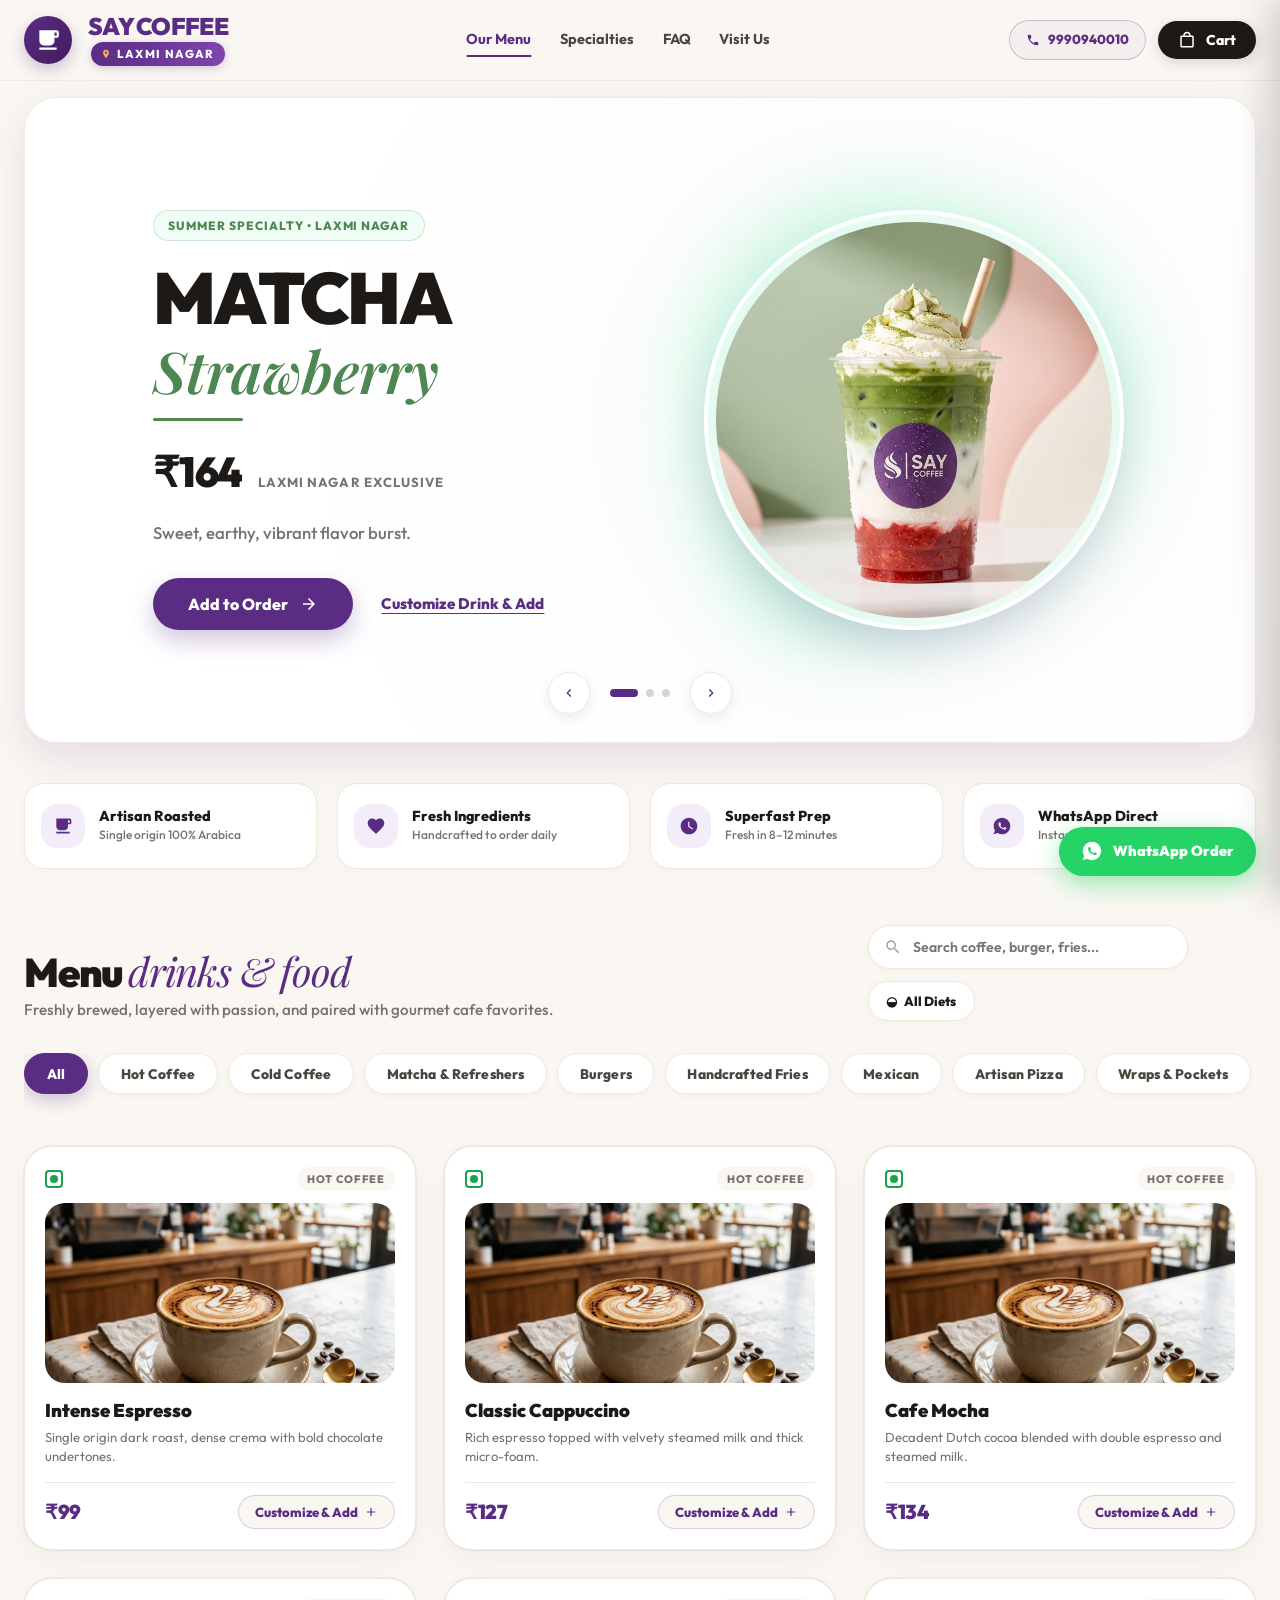
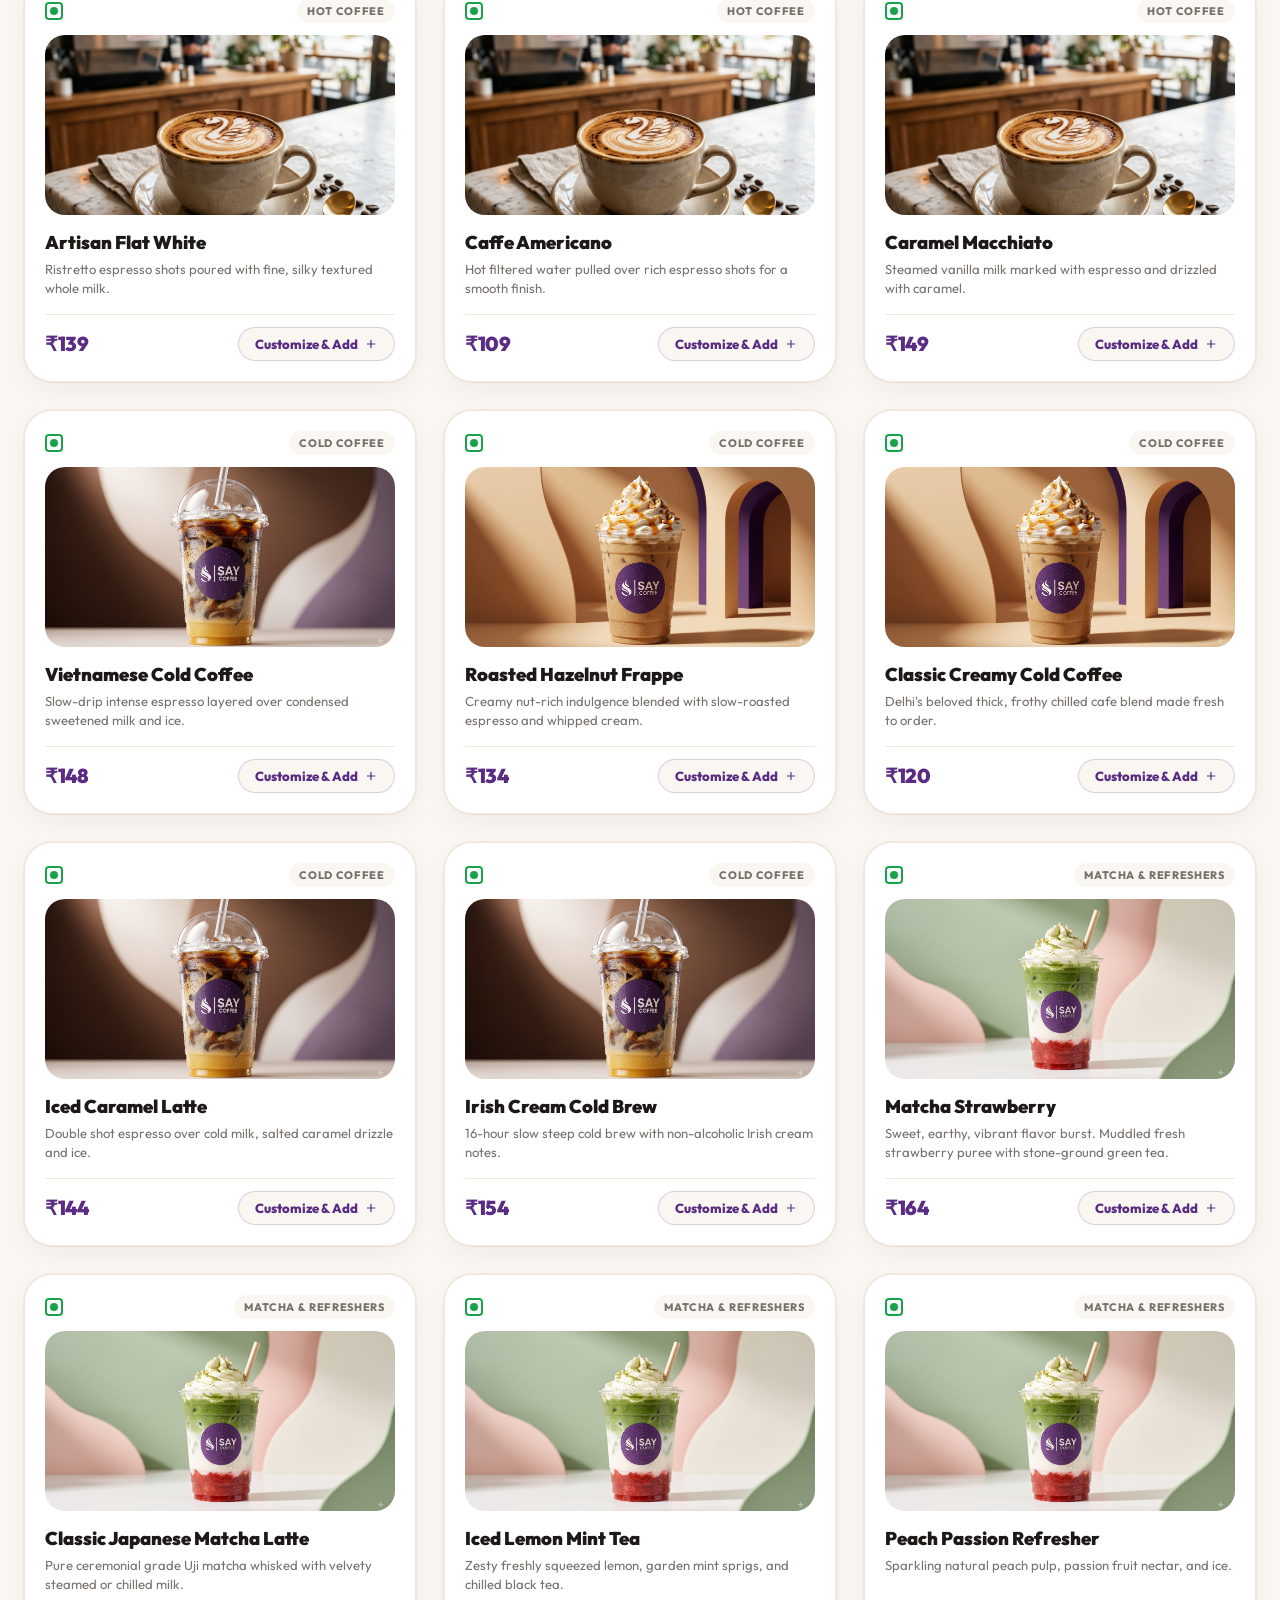
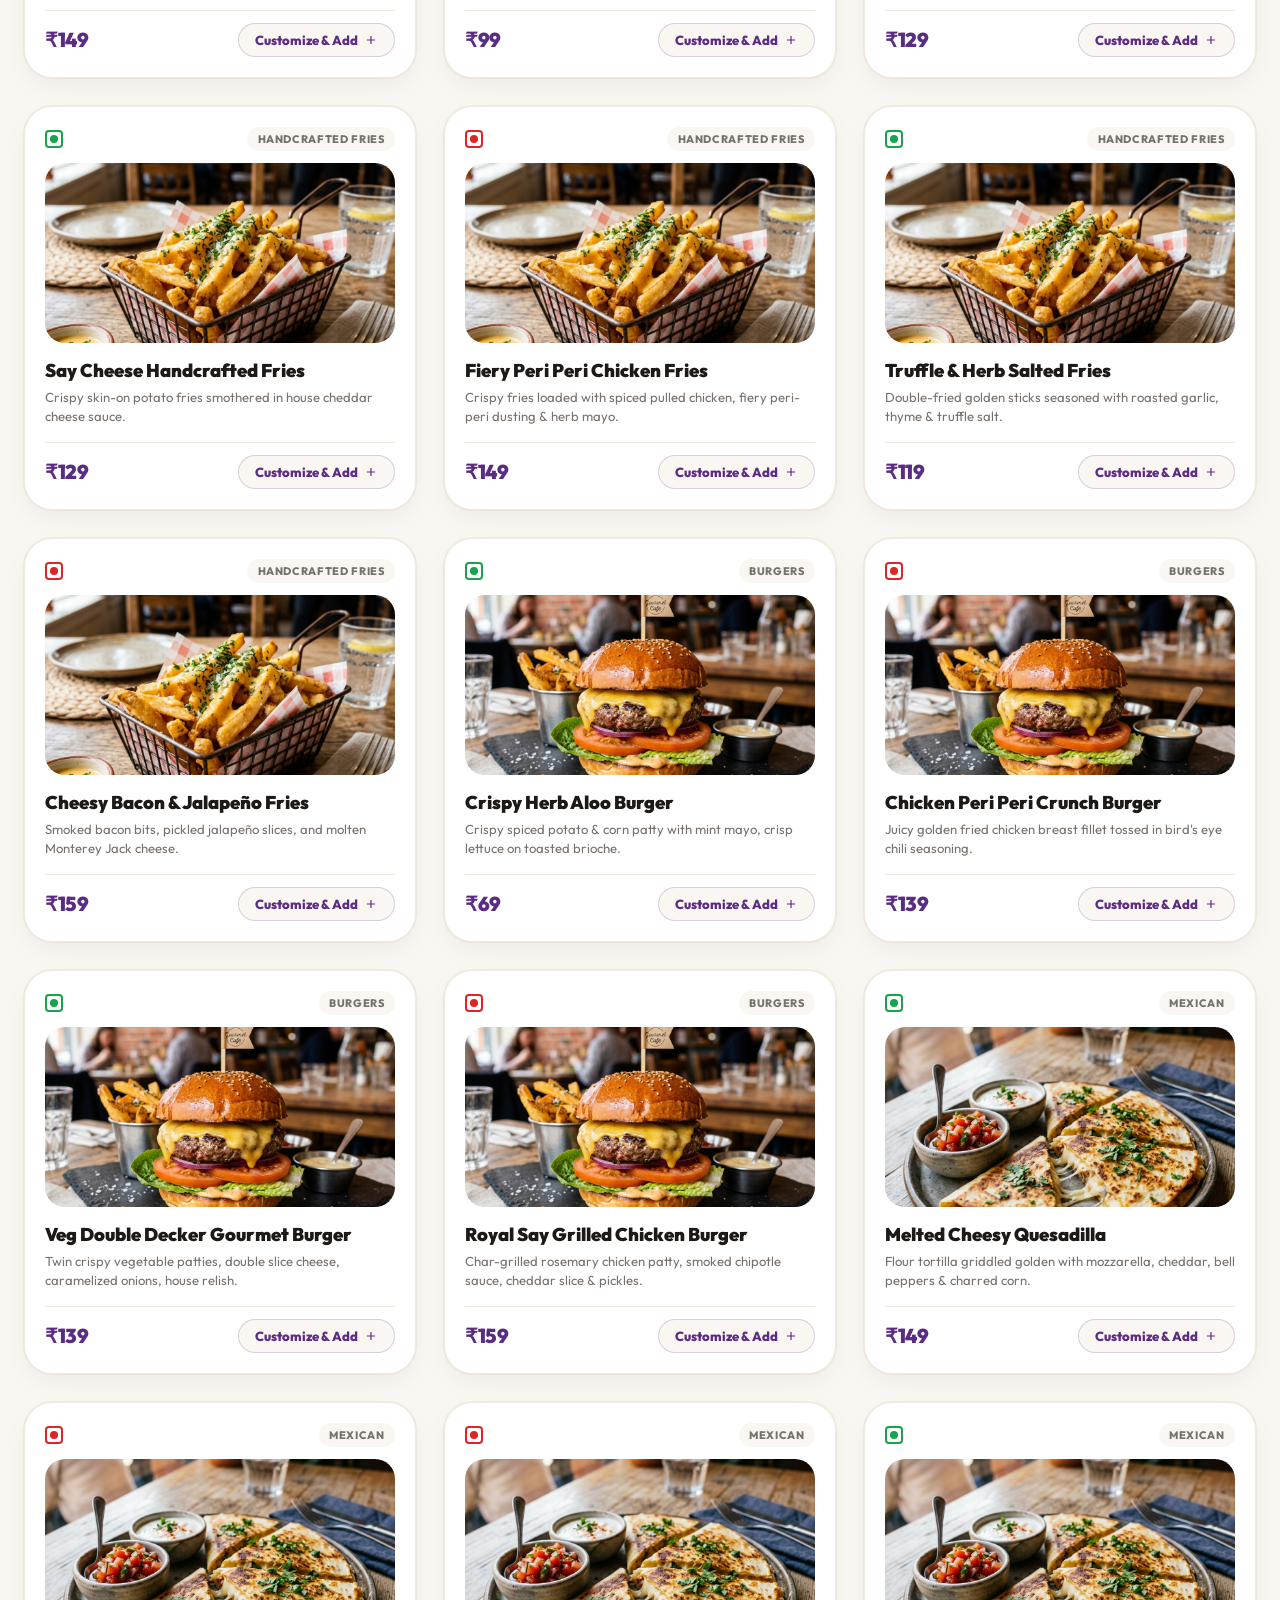
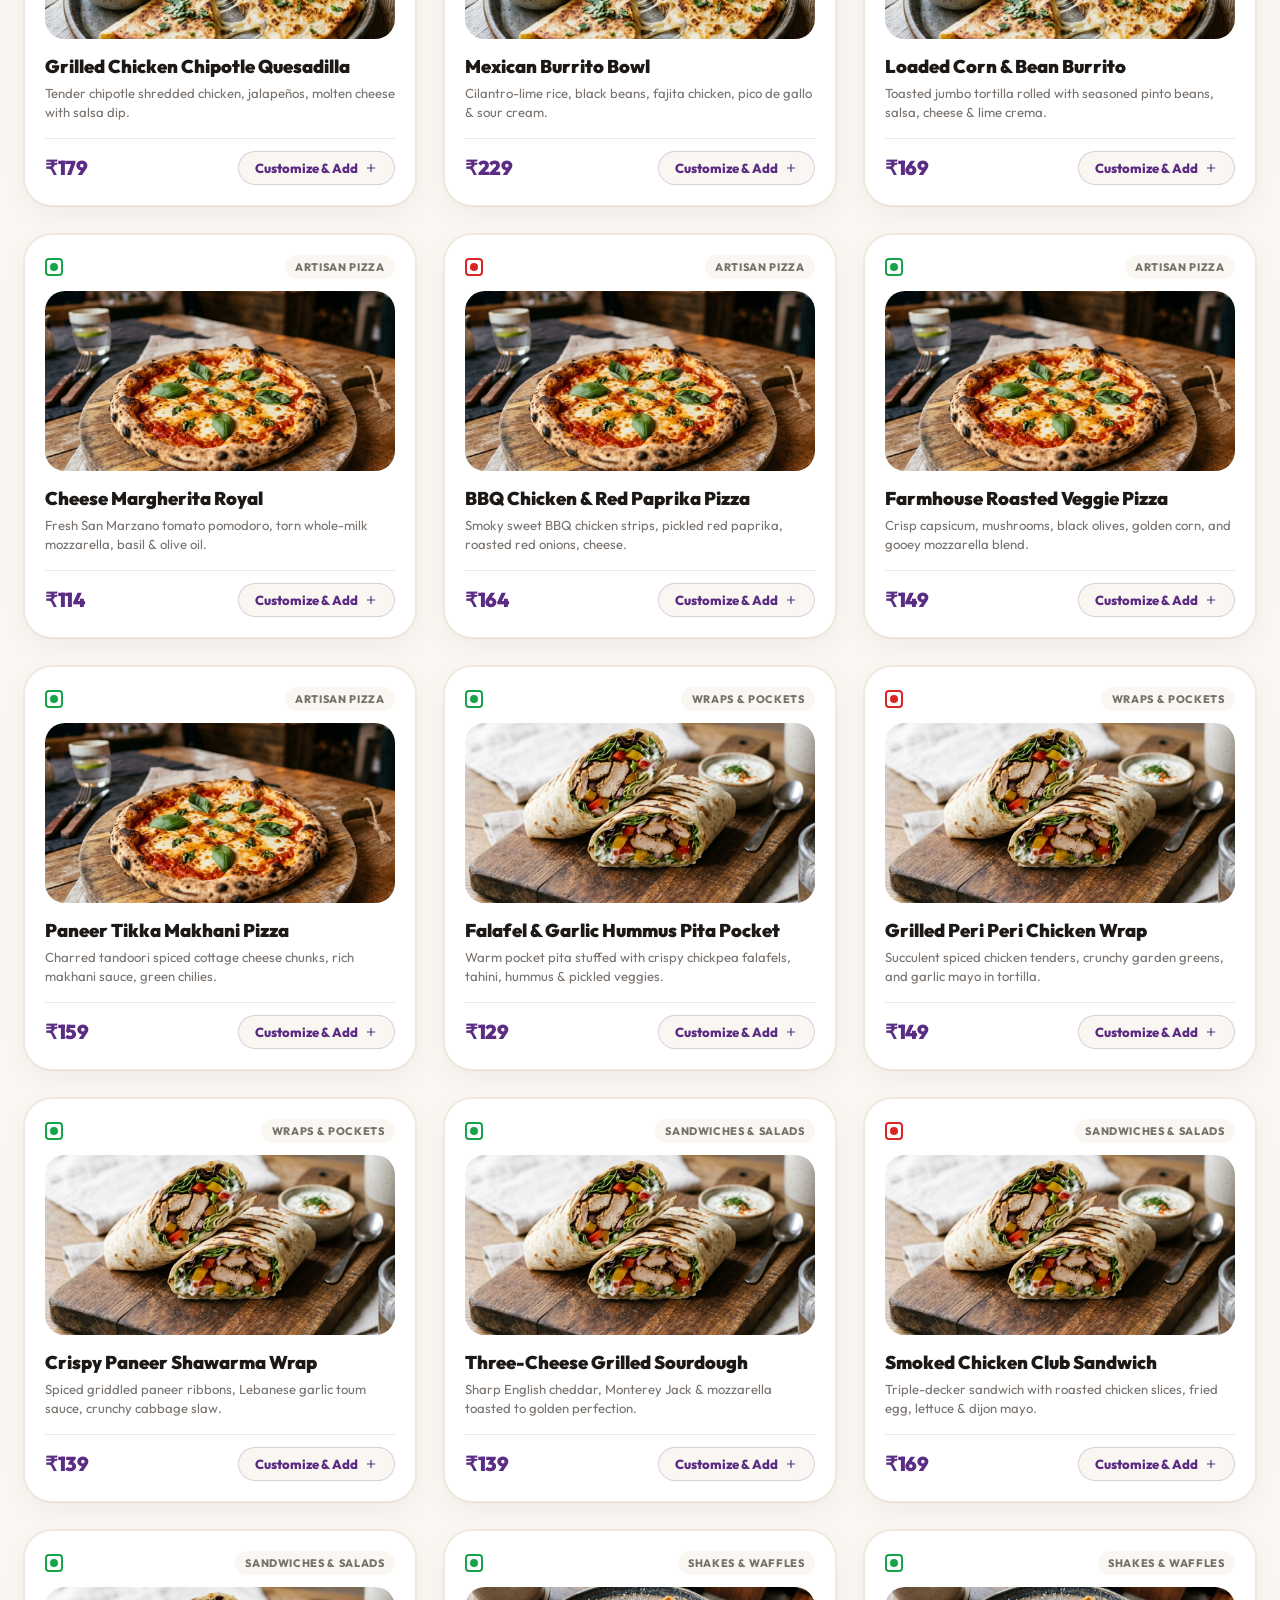
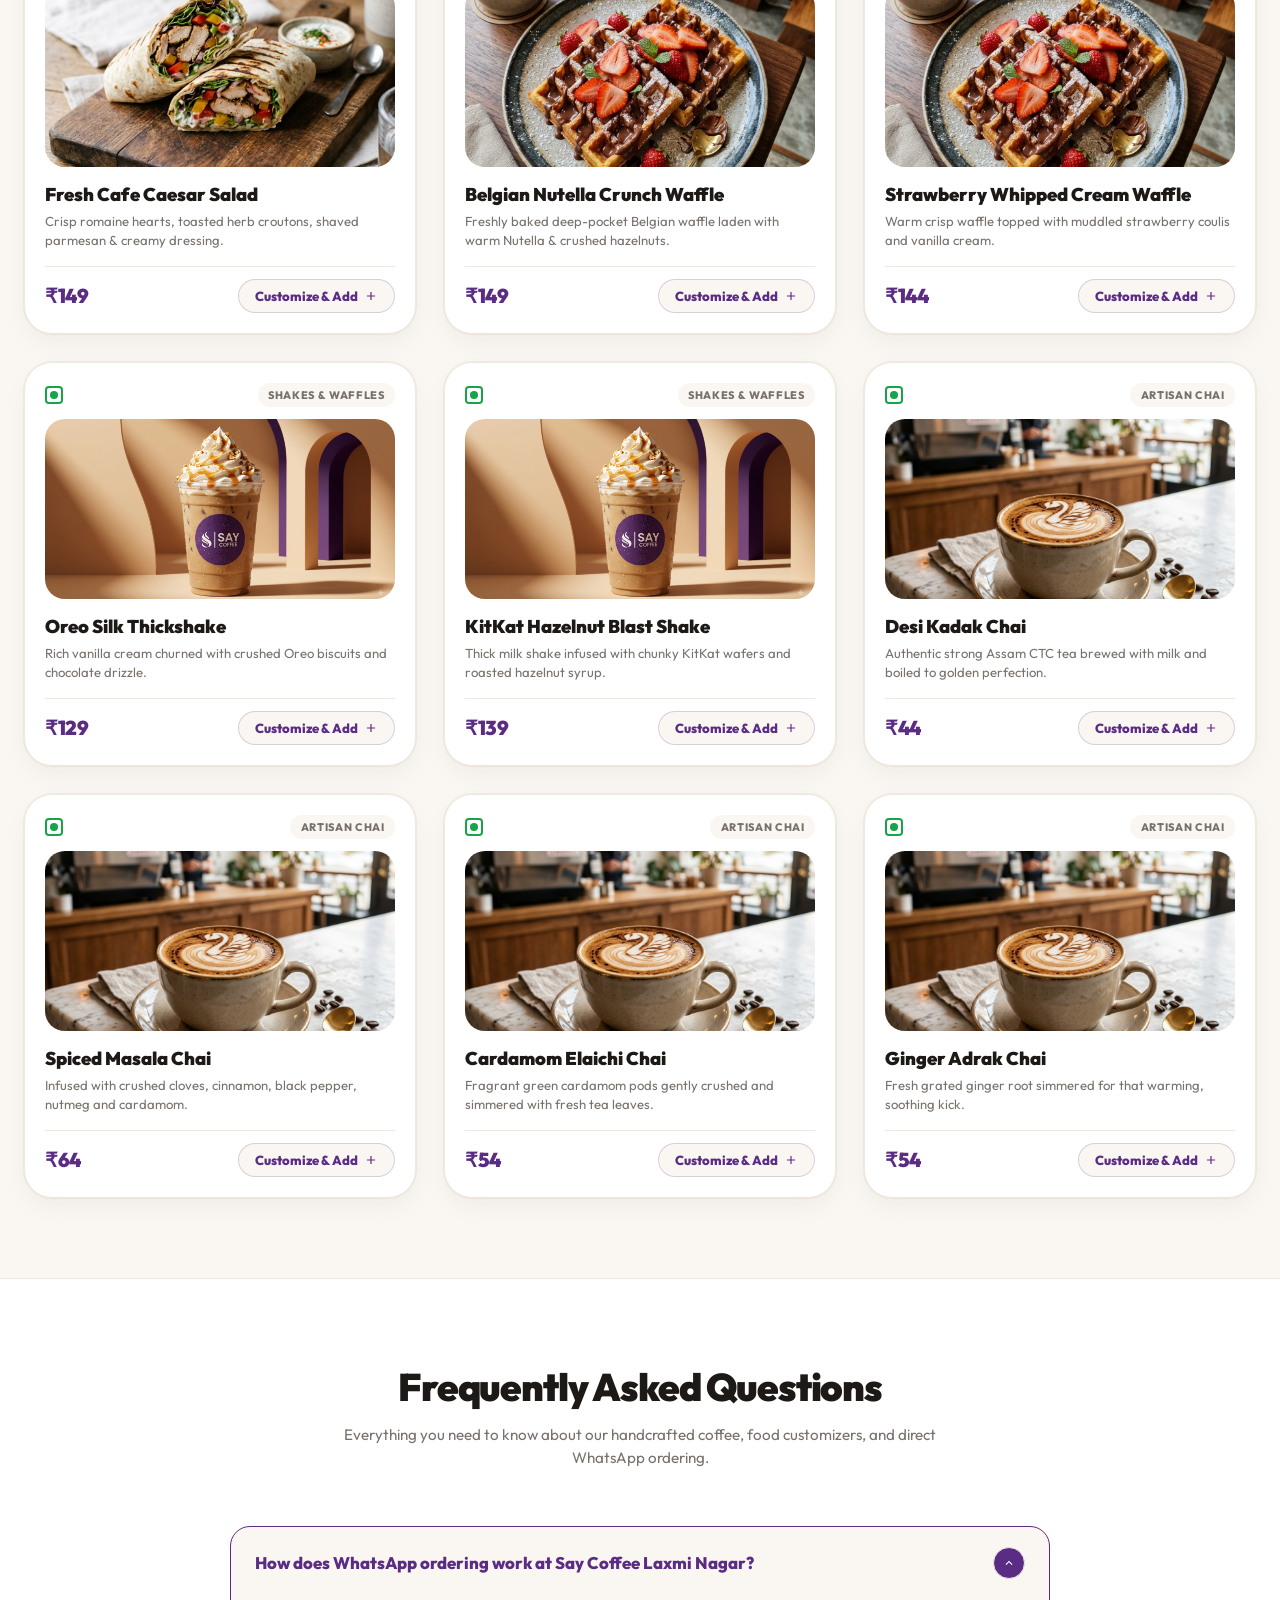
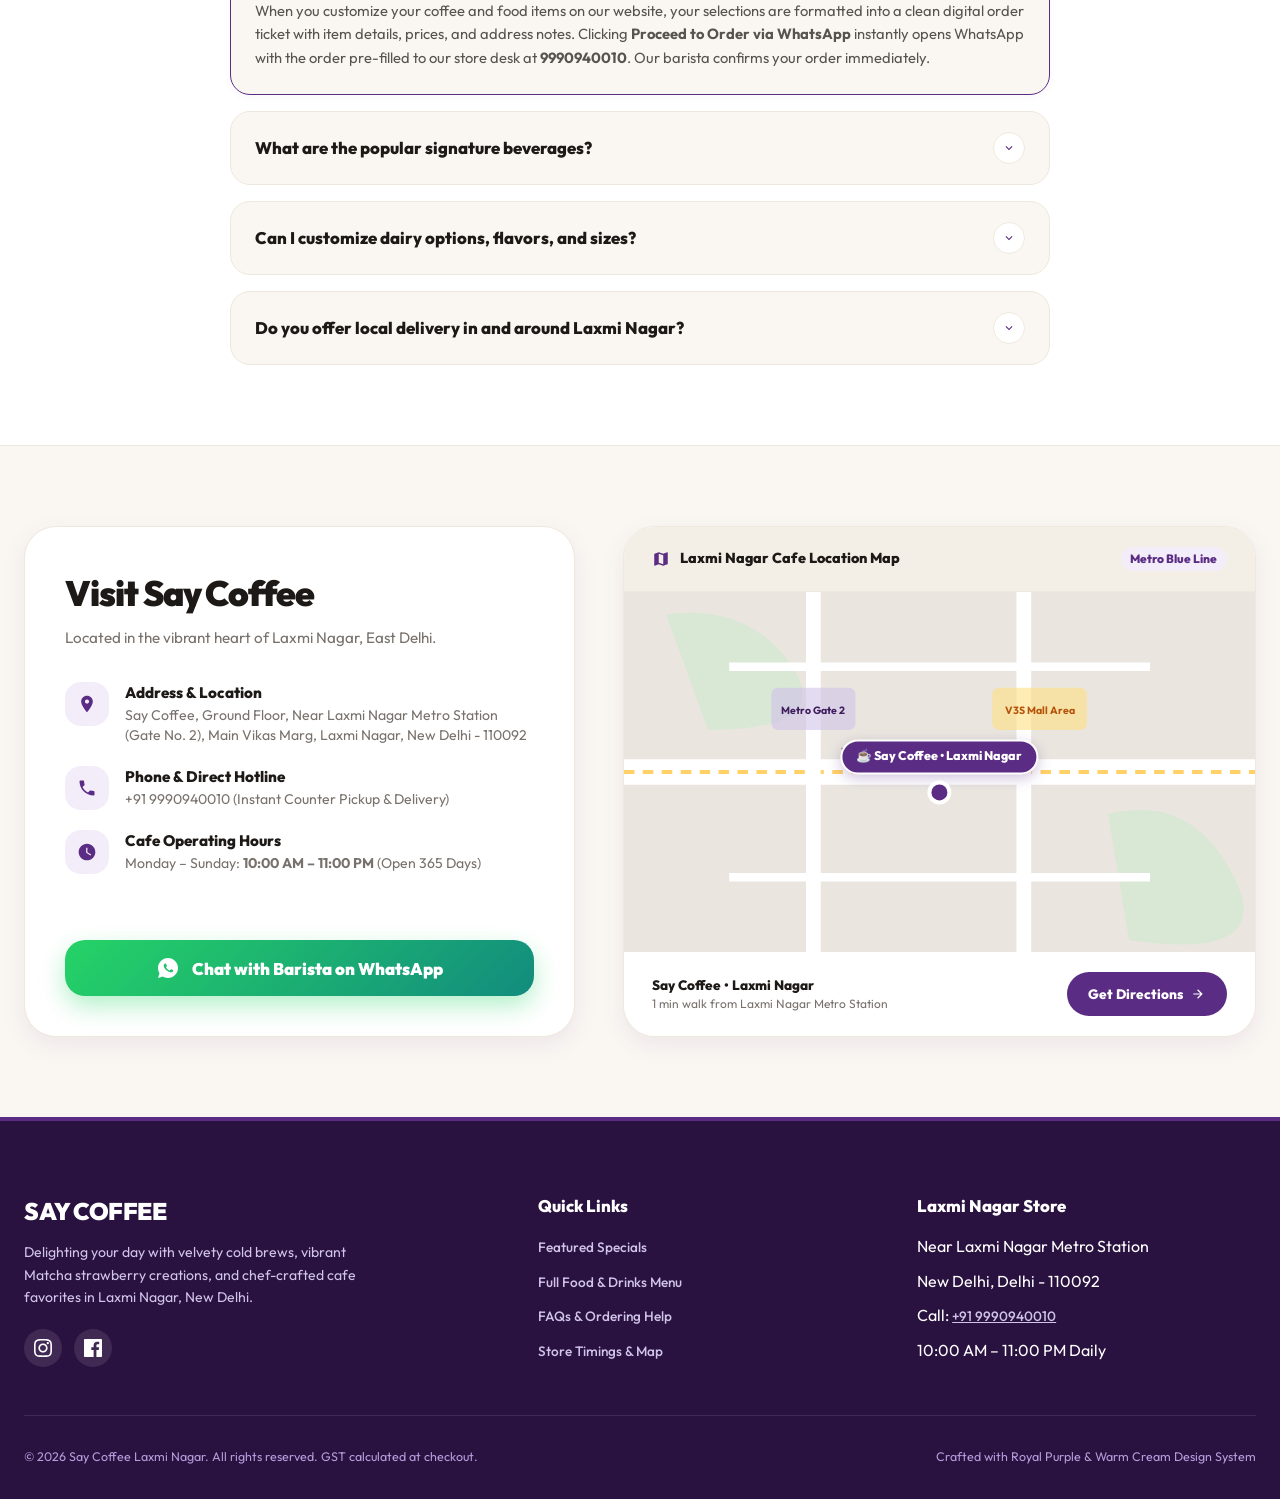
<file: index.html>
<!DOCTYPE html>
<html lang="en">
<head>
  <meta charset="UTF-8">
  <meta name="viewport" content="width=device-width, initial-scale=1.0">
  <title>Say Coffee Laxmi Nagar | Handcrafted Coffee, Frappes & Kitchen eCommerce</title>
  
  <!-- SEO & Social Meta Tags -->
  <meta name="description" content="Order handcrafted cold brews, Matcha Strawberry fusion, roasted hazelnut frappes, artisanal burgers, and gourmet pizza from Say Coffee Laxmi Nagar. Instant WhatsApp ordering & fast local delivery.">
  <meta name="keywords" content="Say Coffee Laxmi Nagar, Coffee Delhi, Vietnamese Cold Coffee, Matcha Strawberry, Hazelnut Frappe, Cafe Laxmi Nagar, Burger, Pizza, WhatsApp Order">
  <meta name="author" content="Say Coffee Laxmi Nagar">
  <meta name="theme-color" content="#5B2C84">

  <!-- Open Graph / Social Sharing -->
  <meta property="og:title" content="Say Coffee Laxmi Nagar | Premium Coffee & Kitchen">
  <meta property="og:description" content="Discover vibrant brews and delicious cafe bites in Laxmi Nagar. Order directly via WhatsApp.">
  <meta property="og:type" content="website">
  <meta property="og:image" content="assets/hero-matcha.jpg">

  <!-- Favicon -->
  <link rel="icon" type="image/svg+xml" href="data:image/svg+xml,<svg xmlns='http://www.w3.org/2000/svg' viewBox='0 0 24 24' fill='%235B2C84'><path d='M20 3H4v10c0 2.21 1.79 4 4 4h6c2.21 0 4-1.79 4-4v-3h2c1.1 0 2-.9 2-2V5c0-1.1-.9-2-2-2zm0 5h-2V5h2v3zM4 19h16v2H4z'/></svg>">

  <!-- Google Fonts: Outfit (Sans) + Playfair Display (Serif) -->
  <link rel="preconnect" href="https://fonts.googleapis.com">
  <link rel="preconnect" href="https://fonts.gstatic.com" crossorigin>
  <link href="https://fonts.googleapis.com/css2?family=Outfit:wght@300;400;500;600;700;800;900&family=Playfair+Display:ital,wght@0,600;0,700;1,600&display=swap" rel="stylesheet">

  <!-- Stylesheet -->
  <link rel="stylesheet" href="styles.css">
</head>
<body>

  <!-- ========================================================================
       1. STICKY ECOMMERCE NAVBAR (Inspired by Image 13 & User Spec)
       ======================================================================== -->
  <nav class="site-navbar" id="site-navbar" aria-label="Main Navigation">
    <div class="app-container">
      <div class="navbar-inner">

        <!-- Left Brand Logo -->
        <a href="#hero-section" class="nav-brand-group" id="nav-brand-link">
          <div class="brand-emblem" aria-hidden="true">
            <svg viewBox="0 0 24 24">
              <path d="M20 3H4v10c0 2.21 1.79 4 4 4h6c2.21 0 4-1.79 4-4v-3h2c1.1 0 2-.9 2-2V5c0-1.1-.9-2-2-2zm0 5h-2V5h2v3zM4 19h16v2H4z"/>
            </svg>
          </div>
          <div class="nav-center-title">
            <span class="brand-title-main">SAY COFFEE</span>
            <span class="brand-location-tag">
              <svg viewBox="0 0 24 24"><path d="M12 2C8.13 2 5 5.13 5 9c0 5.25 7 13 7 13s7-7.75 7-13c0-3.87-3.13-7-7-7zm0 9.5c-1.38 0-2.5-1.12-2.5-2.5s1.12-2.5 2.5-2.5 2.5 1.12 2.5 2.5-1.12 2.5-2.5 2.5z"/></svg>
              Laxmi Nagar
            </span>
          </div>
        </a>

        <!-- Desktop Navigation Links -->
        <div class="nav-links" id="desktop-nav-links">
          <a href="#menu-section" class="nav-link-item active">Our Menu</a>
          <a href="#specialties" class="nav-link-item">Specialties</a>
          <a href="#faq-section" class="nav-link-item">FAQ</a>
          <a href="#contact-section" class="nav-link-item">Visit Us</a>
        </div>

        <!-- Right Side Quick Actions & Dynamic Cart Button -->
        <div class="nav-actions">
          <a href="tel:9990940010" class="phone-quick-btn" title="Call Say Coffee Laxmi Nagar">
            <svg style="width:14px;height:14px;fill:currentColor" viewBox="0 0 24 24"><path d="M6.62 10.79c1.44 2.83 3.76 5.14 6.59 6.59l2.2-2.2c.27-.27.67-.36 1.02-.24 1.12.37 2.33.57 3.57.57.55 0 1 .45 1 1V20c0 .55-.45 1-1 1-9.39 0-17-7.61-17-17 0-.55.45-1 1-1h3.5c.55 0 1 .45 1 1 0 1.25.2 2.45.57 3.57.11.35.03.74-.25 1.02l-2.2 2.2z"/></svg>
            <span>9990940010</span>
          </a>

          <!-- Dynamic Cart Drawer Trigger Button with Badge -->
          <button 
            class="cart-trigger-btn" 
            id="cart-trigger-btn" 
            onclick="openCartDrawer()" 
            aria-label="View Cart Drawer"
          >
            <svg viewBox="0 0 24 24">
              <path d="M19 6h-2c0-2.76-2.24-5-5-5S7 3.24 7 6H5c-1.1 0-2 .9-2 2v12c0 1.1.9 2 2 2h14c1.1 0 2-.9 2-2V8c0-1.1-.9-2-2-2zm-7-3c1.66 0 3 1.34 3 3H9c0-1.66 1.34-3 3-3zm7 17H5V8h14v12z"/>
            </svg>
            <span>Cart</span>
            <span class="cart-counter-badge" id="navbar-cart-badge" style="display:none">0</span>
          </button>
        </div>

      </div>
    </div>
  </nav>

  <!-- ========================================================================
       2. IMMERSIVE HERO CAROUSEL (Responsive Starbucks App-Style from Image 13)
       ======================================================================== -->
  <header class="app-container hero-wrapper" id="hero-section">
    <div class="hero-card" id="hero-card">
      <!-- Dynamic Ambient Glow Shift -->
      <div class="hero-glow-layer" id="hero-glow-layer"></div>

      <!-- Slide Showcase Area -->
      <div class="hero-carousel-container">
        
        <div class="hero-slide active" id="hero-slide-view">
          
          <!-- Left Column: Typography & Conversion CTA -->
          <div class="hero-info-col">
            <span class="hero-badge-pill" id="hero-badge">Summer Specialty • Laxmi Nagar</span>

            <!-- Main Heading H1 for SEO & Visual Impact -->
            <h1 class="hero-heading-main" id="hero-title-main">MATCHA</h1>
            <h2 class="hero-heading-sub" id="hero-title-sub">Strawberry</h2>

            <div class="hero-divider-line" id="hero-divider"></div>

            <div class="hero-price-row">
              <span class="hero-price-tag" id="hero-price">₹164</span>
              <span class="hero-price-note">Laxmi Nagar Exclusive</span>
            </div>

            <p class="hero-description" id="hero-desc">
              Sweet, earthy, vibrant flavor burst.
            </p>

            <div class="hero-cta-group">
              <!-- Add to Order Button (Direct Cart integration & Drawer trigger) -->
              <button 
                class="hero-add-btn" 
                id="hero-add-order-btn" 
                onclick="handleHeroAdd()"
              >
                <span>Add to Order</span>
                <svg style="width:18px;height:18px;fill:currentColor" viewBox="0 0 24 24"><path d="M12 4l-1.41 1.41L16.17 11H4v2h12.17l-5.58 5.59L12 20l8-8z"/></svg>
              </button>

              <button 
                class="hero-customize-link" 
                id="hero-customize-btn" 
                onclick="handleHeroCustomize()"
              >
                Customize Drink & Add
              </button>
            </div>
          </div>

          <!-- Right Column: Centered Cup Showcase with Morphing Blob -->
          <div class="hero-media-col">
            <div class="hero-backdrop-blob" id="hero-blob"></div>
            <div class="hero-cup-frame">
              <img 
                id="hero-cup-img" 
                src="assets/hero-matcha.jpg" 
                alt="Say Coffee Signature Drink" 
                class="hero-cup-img"
              >
            </div>
          </div>

        </div>

      </div>

      <!-- Carousel Navigation Arrows & Dots (Image 13 layout) -->
      <div class="hero-carousel-nav">
        <button class="hero-arrow-btn" onclick="prevHeroSlide()" aria-label="Previous Slide">
          <svg viewBox="0 0 24 24"><path d="M15.41 7.41L14 6l-6 6 6 6 1.41-1.41L10.83 12z"/></svg>
        </button>

        <div class="hero-dots-group" id="hero-dots">
          <!-- Injected via JavaScript -->
        </div>

        <button class="hero-arrow-btn" onclick="nextHeroSlide()" aria-label="Next Slide">
          <svg viewBox="0 0 24 24"><path d="M10 6L8.59 7.41 13.17 12l-4.58 4.59L10 18l6-6z"/></svg>
        </button>
      </div>

    </div>
  </header>

  <!-- ========================================================================
       3. VALUES & ASSURANCE STRIP (Conversion Optimization)
       ======================================================================== -->
  <section class="app-container" id="specialties" aria-label="Brand Highlights">
    <div class="values-strip">
      
      <div class="value-pill">
        <div class="value-icon-box">
          <svg viewBox="0 0 24 24"><path d="M20 3H4v10c0 2.21 1.79 4 4 4h6c2.21 0 4-1.79 4-4v-3h2c1.1 0 2-.9 2-2V5c0-1.1-.9-2-2-2zm0 5h-2V5h2v3zM4 19h16v2H4z"/></svg>
        </div>
        <div class="value-content">
          <h4>Artisan Roasted</h4>
          <p>Single origin 100% Arabica</p>
        </div>
      </div>

      <div class="value-pill">
        <div class="value-icon-box">
          <svg viewBox="0 0 24 24"><path d="M12 21.35l-1.45-1.32C5.4 15.36 2 12.28 2 8.5 2 5.42 4.42 3 7.5 3c1.74 0 3.41.81 4.5 2.09C13.09 3.81 14.76 3 16.5 3 19.58 3 22 5.42 22 8.5c0 3.78-3.4 6.86-8.55 11.54L12 21.35z"/></svg>
        </div>
        <div class="value-content">
          <h4>Fresh Ingredients</h4>
          <p>Handcrafted to order daily</p>
        </div>
      </div>

      <div class="value-pill">
        <div class="value-icon-box">
          <svg viewBox="0 0 24 24"><path d="M12 2C6.5 2 2 6.5 2 12s4.5 10 10 10 10-4.5 10-10S17.5 2 12 2zm4.2 14.2L11 13V7h1.5v5.2l4.5 2.7-.8 1.3z"/></svg>
        </div>
        <div class="value-content">
          <h4>Superfast Prep</h4>
          <p>Fresh in 8–12 minutes</p>
        </div>
      </div>

      <div class="value-pill">
        <div class="value-icon-box">
          <svg viewBox="0 0 24 24"><path d="M16.75 13.96c.25.13.41.2.46.3.06.11.04.61-.21 1.18-.2.46-.98.88-1.48.91-.45.03-.98.07-2.92-.7-2.34-.92-3.83-3.23-3.95-3.39-.11-.15-.96-1.27-.96-2.42 0-1.15.6-1.72.82-1.95.21-.24.46-.3.62-.3.15 0 .31.01.44.02.14.01.33-.05.52.4.2.48.68 1.66.74 1.78.06.12.1.26.02.42-.08.15-.12.25-.24.39-.12.15-.26.33-.37.45-.12.12-.24.25-.1.5.14.24.62 1.02 1.33 1.65.91.81 1.68 1.06 1.92 1.18.24.12.38.1.52-.06.14-.17.6-.7.76-.94.16-.24.32-.2.54-.12l1.64.81zM12 2C6.48 2 2 6.48 2 12c0 1.94.55 3.75 1.51 5.28L2 22l4.89-1.47C8.38 21.47 10.13 22 12 22c5.52 0 10-4.48 10-10S17.52 2 12 2z"/></svg>
        </div>
        <div class="value-content">
          <h4>WhatsApp Direct</h4>
          <p>Instant ticket confirmation</p>
        </div>
      </div>

    </div>
  </section>

  <!-- ========================================================================
       4. INTERACTIVE MENU GRID (Layout structure like Image 12)
       ======================================================================== -->
  <main class="app-container menu-section" id="menu-section">
    
    <!-- Menu Section Header & Controls -->
    <div class="menu-header-bar">
      <div class="menu-title-wrap">
        <h2>Menu <span>drinks & food</span></h2>
        <p>Freshly brewed, layered with passion, and paired with gourmet cafe favorites.</p>
      </div>

      <div class="menu-controls-wrap">
        <!-- Live Search Bar -->
        <div class="search-input-box">
          <svg class="search-icon-svg" viewBox="0 0 24 24"><path d="M15.5 14h-.79l-.28-.27C15.41 12.59 16 11.11 16 9.5 16 5.91 13.09 3 9.5 3S3 5.91 3 9.5 5.91 16 9.5 16c1.61 0 3.09-.59 4.23-1.57l.27.28v.79l5 4.99L20.49 19l-4.99-5zm-6 0C7.01 14 5 11.99 5 9.5S7.01 5 9.5 5 14 7.01 14 9.5 11.99 14 9.5 14z"/></svg>
          <input 
            type="text" 
            id="menu-search-input" 
            placeholder="Search coffee, burger, fries..." 
            oninput="handleSearch(this.value)"
            aria-label="Search Menu"
          >
        </div>

        <!-- Dietary Toggle Button (Veg / Non-Veg / All) -->
        <button 
          class="dietary-toggle-btn" 
          id="dietary-filter-btn" 
          onclick="toggleDietaryFilter()"
          title="Filter by Vegetarian or Non-Vegetarian"
        >
          <span>◒</span> All Diets
        </button>
      </div>
    </div>

    <!-- Category Filter Navigation (Horizontal Pills like Image 12) -->
    <div class="category-filter-bar no-scrollbar" id="category-filter-bar" role="tablist">
      <!-- Rendered via JavaScript -->
    </div>

    <!-- The Menu Grid (All Item Cards Completely Clickable) -->
    <div class="menu-grid" id="menu-grid">
      <!-- Injected dynamically via JavaScript -->
    </div>

  </main>

  <!-- ========================================================================
       5. ITEM CUSTOMIZATION MODAL (Critical Conversion Feature)
       ======================================================================== -->
  <div 
    class="modal-backdrop" 
    id="customization-modal" 
    onclick="if(event.target === this) closeModal()" 
    role="dialog" 
    aria-modal="true" 
    aria-labelledby="modal-item-title"
  >
    <div class="modal-panel">
      
      <!-- Modal Header -->
      <div class="modal-header">
        <div class="modal-title-meta">
          <h3 id="modal-item-title">Item Name</h3>
          <p id="modal-item-desc">Item Description</p>
        </div>
        <button class="modal-close-btn" onclick="closeModal()" aria-label="Close Customization Modal">
          <svg viewBox="0 0 24 24"><path d="M19 6.41L17.59 5 12 10.59 6.41 5 5 6.41 10.59 12 5 17.59 6.41 19 12 13.41 17.59 19 19 17.59 13.41 12z"/></svg>
        </button>
      </div>

      <!-- Modal Options Body (Dynamic based on Category) -->
      <div class="modal-body-content" id="modal-dynamic-options">
        <!-- Rendered via JavaScript -->
      </div>

      <!-- Modal Footer with Specific Confirm Button -->
      <div class="modal-footer">
        
        <!-- Quantity Selector inside modal -->
        <div class="modal-qty-selector">
          <button class="modal-qty-btn" onclick="changeModalQty(-1)" aria-label="Decrease Quantity">-</button>
          <span class="modal-qty-val" id="modal-qty-num">1</span>
          <button class="modal-qty-btn" onclick="changeModalQty(1)" aria-label="Increase Quantity">+</button>
        </div>

        <!-- Specific Confirm Button: "Confirm & Add ₹X (showing calculated price after selection)" -->
        <button 
          class="modal-confirm-btn" 
          id="modal-confirm-btn" 
          onclick="confirmModalAdd()"
        >
          <span>Confirm & Add ₹164</span>
          <svg style="width:18px;height:18px;fill:currentColor" viewBox="0 0 24 24"><path d="M9 16.17L4.83 12l-1.42 1.41L9 19 21 7l-1.41-1.41z"/></svg>
        </button>

      </div>

    </div>
  </div>

  <!-- ========================================================================
       6. SLIDE-OVER CART DRAWER (Full-Height Right Offcanvas)
       ======================================================================== -->
  <div 
    class="cart-drawer-overlay" 
    id="cart-drawer-overlay" 
    onclick="closeCartDrawer()" 
    aria-hidden="true"
  ></div>

  <aside class="cart-drawer-panel" id="cart-drawer-panel" aria-label="Your Basket">
    
    <!-- Drawer Header -->
    <div class="cart-drawer-header">
      <div class="cart-drawer-title-box">
        <svg style="width:24px;height:24px;fill:var(--brand-purple)" viewBox="0 0 24 24">
          <path d="M19 6h-2c0-2.76-2.24-5-5-5S7 3.24 7 6H5c-1.1 0-2 .9-2 2v12c0 1.1.9 2 2 2h14c1.1 0 2-.9 2-2V8c0-1.1-.9-2-2-2zm-7-3c1.66 0 3 1.34 3 3H9c0-1.66 1.34-3 3-3zm7 17H5V8h14v12z"/>
        </svg>
        <h3>Your Cafe Basket</h3>
      </div>
      <button class="modal-close-btn" onclick="closeCartDrawer()" aria-label="Close Cart Drawer">
        <svg viewBox="0 0 24 24"><path d="M19 6.41L17.59 5 12 10.59 6.41 5 5 6.41 10.59 12 5 17.59 6.41 19 12 13.41 17.59 19 19 17.59 13.41 12z"/></svg>
      </button>
    </div>

    <!-- Items List -->
    <div class="cart-drawer-items-list" id="cart-items-container">
      <!-- Injected via JavaScript -->
    </div>

    <!-- Customer Ordering Details Fields -->
    <div class="cart-drawer-customer-fields">
      <span class="cart-field-label">Delivery / Dining Method</span>
      <div class="dining-options-row">
        <button type="button" class="dining-pill-btn active" onclick="setDiningType('Home Delivery (Laxmi Nagar)', this)">🛵 Delivery</button>
        <button type="button" class="dining-pill-btn" onclick="setDiningType('Store Takeaway', this)">🛍️ Takeaway</button>
        <button type="button" class="dining-pill-btn" onclick="setDiningType('Cafe Dine-in Table', this)">🍽️ Dine-in</button>
      </div>

      <input 
        type="text" 
        id="cust-name-input" 
        class="cart-text-input" 
        placeholder="Your Name (e.g. Rahul Sharma)"
        aria-label="Customer Name"
      >

      <input 
        type="text" 
        id="cust-address-input" 
        class="cart-text-input" 
        placeholder="Laxmi Nagar Address / Table No. / Note"
        aria-label="Address or Table Number"
      >
    </div>

    <!-- Drawer Footer & Massive Emerald Green WhatsApp Checkout Button -->
    <div class="cart-drawer-footer">
      <div class="cart-subtotal-row">
        <span>Cart Subtotal</span>
        <span id="cart-subtotal-val">₹0</span>
      </div>
      <div class="cart-subtotal-row" style="font-size:0.78rem;color:var(--color-text-subtle);margin-bottom:0.75rem">
        <span>Store Pickup / Laxmi Nagar</span>
        <span>Free / Fast Prep</span>
      </div>

      <div class="cart-total-row">
        <span class="cart-total-label">Total Payable</span>
        <span class="cart-total-amount" id="cart-total-val">₹0</span>
      </div>

      <!-- Massive, emerald green, Proceed to Order via WhatsApp checkout button [cite: 10] -->
      <button 
        class="whatsapp-checkout-btn" 
        id="whatsapp-checkout-btn" 
        onclick="proceedToWhatsAppCheckout()"
      >
        <svg viewBox="0 0 24 24">
          <path d="M16.75 13.96c.25.13.41.2.46.3.06.11.04.61-.21 1.18-.2.46-.98.88-1.48.91-.45.03-.98.07-2.92-.7-2.34-.92-3.83-3.23-3.95-3.39-.11-.15-.96-1.27-.96-2.42 0-1.15.6-1.72.82-1.95.21-.24.46-.3.62-.3.15 0 .31.01.44.02.14.01.33-.05.52.4.2.48.68 1.66.74 1.78.06.12.1.26.02.42-.08.15-.12.25-.24.39-.12.15-.26.33-.37.45-.12.12-.24.25-.1.5.14.24.62 1.02 1.33 1.65.91.81 1.68 1.06 1.92 1.18.24.12.38.1.52-.06.14-.17.6-.7.76-.94.16-.24.32-.2.54-.12l1.64.81zM12 2C6.48 2 2 6.48 2 12c0 1.94.55 3.75 1.51 5.28L2 22l4.89-1.47C8.38 21.47 10.13 22 12 22c5.52 0 10-4.48 10-10S17.52 2 12 2z"/>
        </svg>
        <span>Proceed to Order via WhatsApp</span>
      </button>

      <p class="checkout-note-caption">Instantly sends ticket directly to Say Coffee counter</p>
    </div>

  </aside>

  <!-- ========================================================================
       7. INTERACTIVE FAQ SECTION (Optimized Accordion Style)
       ======================================================================== -->
  <section class="faq-section" id="faq-section" aria-label="Frequently Asked Questions">
    <div class="app-container">
      
      <div class="faq-title-wrap">
        <h2>Frequently Asked Questions</h2>
        <p>Everything you need to know about our handcrafted coffee, food customizers, and direct WhatsApp ordering.</p>
      </div>

      <div class="faq-accordion-group">
        
        <!-- FAQ Item 1 -->
        <article class="faq-card-item active">
          <button class="faq-toggle-trigger" onclick="toggleFaqAccordion(this)" aria-expanded="true">
            <span class="faq-question-text">How does WhatsApp ordering work at Say Coffee Laxmi Nagar?</span>
            <div class="faq-chevron-icon">
              <svg viewBox="0 0 24 24"><path d="M7.41 8.59L12 13.17l4.59-4.58L18 10l-6 6-6-6 1.41-1.41z"/></svg>
            </div>
          </button>
          <div class="faq-answer-collapse">
            <p>
              When you customize your coffee and food items on our website, your selections are formatted into a clean digital order ticket with item details, prices, and address notes. Clicking <strong>Proceed to Order via WhatsApp</strong> instantly opens WhatsApp with the order pre-filled to our store desk at <strong>9990940010</strong>. Our barista confirms your order immediately.
            </p>
          </div>
        </article>

        <!-- FAQ Item 2 -->
        <article class="faq-card-item">
          <button class="faq-toggle-trigger" onclick="toggleFaqAccordion(this)" aria-expanded="false">
            <span class="faq-question-text">What are the popular signature beverages?</span>
            <div class="faq-chevron-icon">
              <svg viewBox="0 0 24 24"><path d="M7.41 8.59L12 13.17l4.59-4.58L18 10l-6 6-6-6 1.41-1.41z"/></svg>
            </div>
          </button>
          <div class="faq-answer-collapse">
            <p>
              Our top customer favorites are the <strong>Matcha Strawberry Fusion (₹164)</strong> layered with sweet strawberry coulis and ceremonial green tea, the <strong>Roasted Hazelnut Frappe (₹134)</strong> topped with caramel drizzle and toasted nuts, and the <strong>Vietnamese Cold Coffee (₹148)</strong> featuring slow-dripped intense espresso over sweetened condensed milk.
            </p>
          </div>
        </article>

        <!-- FAQ Item 3 -->
        <article class="faq-card-item">
          <button class="faq-toggle-trigger" onclick="toggleFaqAccordion(this)" aria-expanded="false">
            <span class="faq-question-text">Can I customize dairy options, flavors, and sizes?</span>
            <div class="faq-chevron-icon">
              <svg viewBox="0 0 24 24"><path d="M7.41 8.59L12 13.17l4.59-4.58L18 10l-6 6-6-6 1.41-1.41z"/></svg>
            </div>
          </button>
          <div class="faq-answer-collapse">
            <p>
              Yes! Every drink and food item has customizer options. For coffee and shakes, you can upgrade to <strong>Large Size (+₹49)</strong>, choose <strong>Barista Oat Milk (+₹45)</strong> or <strong>Almond Milk (+₹45)</strong>, add <strong>Extra Espresso Shots (+₹50)</strong>, or add flavors like Hazelnut, Caramel, and Vanilla (+₹30). For burgers and fries, you can add melted cheese slices (+₹20) or gourmet dips.
            </p>
          </div>
        </article>

        <!-- FAQ Item 4 -->
        <article class="faq-card-item">
          <button class="faq-toggle-trigger" onclick="toggleFaqAccordion(this)" aria-expanded="false">
            <span class="faq-question-text">Do you offer local delivery in and around Laxmi Nagar?</span>
            <div class="faq-chevron-icon">
              <svg viewBox="0 0 24 24"><path d="M7.41 8.59L12 13.17l4.59-4.58L18 10l-6 6-6-6 1.41-1.41z"/></svg>
            </div>
          </button>
          <div class="faq-answer-collapse">
            <p>
              Yes, we provide prompt local delivery across Laxmi Nagar, Shakarpur, Nirman Vihar, Preet Vihar, and nearby East Delhi locations. You can also place your order online for quick counter takeaway pickup or cafe table dining.
            </p>
          </div>
        </article>

      </div>

    </div>
  </section>

  <!-- ========================================================================
       8. CONTACT & LOCALIZED MAP SECTION (Laxmi Nagar Hub)
       ======================================================================== -->
  <section class="contact-section" id="contact-section" aria-label="Location and Contact">
    <div class="app-container">
      
      <div class="contact-grid">
        
        <!-- Contact Information Panel -->
        <div class="contact-info-panel">
          <div>
            <h2>Visit Say Coffee</h2>
            <p class="subhead">Located in the vibrant heart of Laxmi Nagar, East Delhi.</p>

            <div class="contact-cards-stack">
              
              <!-- Address Item -->
              <div class="contact-row-item">
                <div class="contact-icon-bubble">
                  <svg viewBox="0 0 24 24"><path d="M12 2C8.13 2 5 5.13 5 9c0 5.25 7 13 7 13s7-7.75 7-13c0-3.87-3.13-7-7-7zm0 9.5c-1.38 0-2.5-1.12-2.5-2.5s1.12-2.5 2.5-2.5 2.5 1.12 2.5 2.5-1.12 2.5-2.5 2.5z"/></svg>
                </div>
                <div class="contact-row-text">
                  <h4>Address & Location</h4>
                  <p>Say Coffee, Ground Floor, Near Laxmi Nagar Metro Station (Gate No. 2), Main Vikas Marg, Laxmi Nagar, New Delhi - 110092</p>
                </div>
              </div>

              <!-- Phone & WhatsApp Item -->
              <div class="contact-row-item">
                <div class="contact-icon-bubble">
                  <svg viewBox="0 0 24 24"><path d="M6.62 10.79c1.44 2.83 3.76 5.14 6.59 6.59l2.2-2.2c.27-.27.67-.36 1.02-.24 1.12.37 2.33.57 3.57.57.55 0 1 .45 1 1V20c0 .55-.45 1-1 1-9.39 0-17-7.61-17-17 0-.55.45-1 1-1h3.5c.55 0 1 .45 1 1 0 1.25.2 2.45.57 3.57.11.35.03.74-.25 1.02l-2.2 2.2z"/></svg>
                </div>
                <div class="contact-row-text">
                  <h4>Phone & Direct Hotline</h4>
                  <p><a href="tel:9990940010">+91 9990940010</a> (Instant Counter Pickup & Delivery)</p>
                </div>
              </div>

              <!-- Hours Item -->
              <div class="contact-row-item">
                <div class="contact-icon-bubble">
                  <svg viewBox="0 0 24 24"><path d="M12 2C6.5 2 2 6.5 2 12s4.5 10 10 10 10-4.5 10-10S17.5 2 12 2zm4.2 14.2L11 13V7h1.5v5.2l4.5 2.7-.8 1.3z"/></svg>
                </div>
                <div class="contact-row-text">
                  <h4>Cafe Operating Hours</h4>
                  <p>Monday – Sunday: <strong>10:00 AM – 11:00 PM</strong> (Open 365 Days)</p>
                </div>
              </div>

            </div>
          </div>

          <!-- Bottom CTA inside Contact Panel -->
          <div style="margin-top:1.5rem">
            <button 
              class="whatsapp-checkout-btn" 
              onclick="quickWhatsAppOrder()"
              style="padding:1rem 1.4rem"
            >
              <svg viewBox="0 0 24 24"><path d="M16.75 13.96c.25.13.41.2.46.3.06.11.04.61-.21 1.18-.2.46-.98.88-1.48.91-.45.03-.98.07-2.92-.7-2.34-.92-3.83-3.23-3.95-3.39-.11-.15-.96-1.27-.96-2.42 0-1.15.6-1.72.82-1.95.21-.24.46-.3.62-.3.15 0 .31.01.44.02.14.01.33-.05.52.4.2.48.68 1.66.74 1.78.06.12.1.26.02.42-.08.15-.12.25-.24.39-.12.15-.26.33-.37.45-.12.12-.24.25-.1.5.14.24.62 1.02 1.33 1.65.91.81 1.68 1.06 1.92 1.18.24.12.38.1.52-.06.14-.17.6-.7.76-.94.16-.24.32-.2.54-.12l1.64.81zM12 2C6.48 2 2 6.48 2 12c0 1.94.55 3.75 1.51 5.28L2 22l4.89-1.47C8.38 21.47 10.13 22 12 22c5.52 0 10-4.48 10-10S17.52 2 12 2z"/></svg>
              <span>Chat with Barista on WhatsApp</span>
            </button>
          </div>
        </div>

        <!-- Localized Interactive Map Visual Placeholder -->
        <div class="map-visual-card">
          <div class="map-header-bar">
            <div class="map-header-title">
              <svg viewBox="0 0 24 24"><path d="M20.5 3l-.16.03L15 5.1 9 3 3.36 4.9c-.21.07-.36.25-.36.48V20.5c0 .28.22.5.5.5l.16-.03L9 18.9l6 2.1 5.64-1.9c.21-.07.36-.25.36-.48V3.5c0-.28-.22-.5-.5-.5zM15 19l-6-2.11V5l6 2.11V19z"/></svg>
              <span>Laxmi Nagar Cafe Location Map</span>
            </div>
            <span style="font-size:0.75rem;font-weight:800;color:var(--brand-purple);background:#F3EDF9;padding:0.2rem 0.6rem;border-radius:999px">Metro Blue Line</span>
          </div>

          <!-- Stylized Custom Vector Map of Laxmi Nagar -->
          <div class="map-canvas-frame">
            <svg class="laxmi-nagar-map-svg" viewBox="0 0 600 360" preserveAspectRatio="xMidYMid slice">
              <!-- Background Map Grids -->
              <rect width="600" height="360" fill="#EAE6DF"/>
              
              <!-- Green Park patches -->
              <path d="M 40 30 Q 120 20 160 80 T 80 140 Z" fill="#D5E8D4" opacity="0.8"/>
              <path d="M 460 220 Q 540 200 580 280 T 480 340 Z" fill="#D5E8D4" opacity="0.8"/>
              
              <!-- Road Networks (Vikas Marg Corridor) -->
              <path d="M 0 180 Q 280 180 600 180" stroke="#FFFFFF" stroke-width="24" fill="none"/>
              <path d="M 0 180 Q 280 180 600 180" stroke="#FFD166" stroke-width="4" stroke-dasharray="10 8" fill="none"/>
              
              <!-- Connecting Cross Roads -->
              <path d="M 180 0 L 180 360" stroke="#FFFFFF" stroke-width="14" fill="none"/>
              <path d="M 380 0 L 380 360" stroke="#FFFFFF" stroke-width="14" fill="none"/>
              <path d="M 100 80 L 500 80" stroke="#FFFFFF" stroke-width="8" fill="none"/>
              <path d="M 100 280 L 500 280" stroke="#FFFFFF" stroke-width="8" fill="none"/>

              <!-- Landmarks -->
              <rect x="140" y="100" width="80" height="40" rx="6" fill="#D1C4E9" opacity="0.6"/>
              <text x="180" y="125" font-family="'Outfit', sans-serif" font-size="10" font-weight="700" fill="#3F1D5D" text-anchor="middle">Metro Gate 2</text>

              <rect x="350" y="100" width="90" height="40" rx="6" fill="#FFE082" opacity="0.6"/>
              <text x="395" y="125" font-family="'Outfit', sans-serif" font-size="10" font-weight="700" fill="#B45309" text-anchor="middle">V3S Mall Area</text>

              <text x="300" y="165" font-family="'Outfit', sans-serif" font-size="11" font-weight="800" fill="#78716C" text-anchor="middle" letter-spacing="2">VIKAS MARG (MAIN ROAD)</text>
            </svg>

            <!-- Pulsing Pin Marker on Cafe Location -->
            <div class="map-pin-pulse" onclick="window.open('https://maps.google.com/?q=Laxmi+Nagar+Metro+Station+Delhi', '_blank')">
              <span class="map-pin-badge">☕ Say Coffee • Laxmi Nagar</span>
              <div class="pin-marker-circle"></div>
            </div>
          </div>

          <div class="map-action-footer">
            <div>
              <p style="font-size:0.85rem;font-weight:800;color:var(--color-text-main)">Say Coffee • Laxmi Nagar</p>
              <p style="font-size:0.75rem;color:var(--color-text-muted)">1 min walk from Laxmi Nagar Metro Station</p>
            </div>
            <a 
              href="https://maps.google.com/?q=Laxmi+Nagar+Metro+Station+Delhi" 
              target="_blank" 
              rel="noopener" 
              class="directions-btn"
            >
              <span>Get Directions</span>
              <svg style="width:14px;height:14px;fill:currentColor" viewBox="0 0 24 24"><path d="M12 4l-1.41 1.41L16.17 11H4v2h12.17l-5.58 5.59L12 20l8-8z"/></svg>
            </a>
          </div>
        </div>

      </div>

    </div>
  </section>

  <!-- ========================================================================
       9. GLOBAL FOOTER
       ======================================================================== -->
  <footer class="site-footer">
    <div class="app-container">
      
      <div class="footer-top-grid">
        
        <div class="footer-brand-bio">
          <h3>SAY COFFEE</h3>
          <p>
            Delighting your day with velvety cold brews, vibrant Matcha strawberry creations, and chef-crafted cafe favorites in Laxmi Nagar, New Delhi.
          </p>
          <div class="footer-social-links">
            <a href="https://instagram.com" target="_blank" rel="noopener" class="social-round-btn" aria-label="Instagram">
              <svg viewBox="0 0 24 24"><path d="M12 2.163c3.204 0 3.584.012 4.85.07 3.252.148 4.771 1.691 4.919 4.919.058 1.265.069 1.645.069 4.849 0 3.205-.012 3.584-.069 4.849-.149 3.225-1.664 4.771-4.919 4.919-1.266.058-1.644.07-4.85.07-3.204 0-3.584-.012-4.849-.07-3.26-.149-4.771-1.699-4.919-4.92-.058-1.265-.07-1.644-.07-4.849 0-3.204.013-3.583.07-4.849.149-3.227 1.664-4.771 4.919-4.919 1.266-.057 1.645-.069 4.849-.069zm0-2.163c-3.259 0-3.667.014-4.947.072-4.358.2-6.78 2.618-6.98 6.98-.059 1.281-.073 1.689-.073 4.948 0 3.259.014 3.668.072 4.948.2 4.358 2.618 6.78 6.98 6.98 1.281.058 1.689.072 4.948.072 3.259 0 3.668-.014 4.948-.072 4.354-.2 6.782-2.618 6.979-6.98.059-1.28.073-1.689.073-4.948 0-3.259-.014-3.667-.072-4.947-.196-4.354-2.617-6.78-6.979-6.98-1.281-.059-1.69-.073-4.949-.073zm0 5.838c-3.403 0-6.162 2.759-6.162 6.162s2.759 6.163 6.162 6.163 6.162-2.759 6.162-6.163c0-3.403-2.759-6.162-6.162-6.162zm0 10.162c-2.209 0-4-1.79-4-4 0-2.209 1.791-4 4-4s4 1.791 4 4c0 2.21-1.791 4-4 4zm6.406-11.845c-.796 0-1.441.645-1.441 1.44s.645 1.44 1.441 1.44c.795 0 1.439-.645 1.439-1.44s-.644-1.44-1.439-1.44z"/></svg>
            </a>
            <a href="https://facebook.com" target="_blank" rel="noopener" class="social-round-btn" aria-label="Facebook">
              <svg viewBox="0 0 24 24"><path d="M22.675 0h-21.35c-.732 0-1.325.593-1.325 1.325v21.351c0 .731.593 1.324 1.325 1.324h11.495v-9.294h-3.128v-3.622h3.128v-2.671c0-3.1 1.893-4.788 4.659-4.788 1.325 0 2.463.099 2.795.143v3.24l-1.918.001c-1.504 0-1.795.715-1.795 1.763v2.313h3.587l-.467 3.622h-3.12v9.293h6.116c.73 0 1.323-.593 1.323-1.325v-21.35c0-.732-.593-1.325-1.325-1.325z"/></svg>
            </a>
          </div>
        </div>

        <div>
          <h4 class="footer-col-title">Quick Links</h4>
          <ul class="footer-links-list">
            <li><a href="#hero-section">Featured Specials</a></li>
            <li><a href="#menu-section">Full Food & Drinks Menu</a></li>
            <li><a href="#faq-section">FAQs & Ordering Help</a></li>
            <li><a href="#contact-section">Store Timings & Map</a></li>
          </ul>
        </div>

        <div>
          <h4 class="footer-col-title">Laxmi Nagar Store</h4>
          <ul class="footer-links-list">
            <li>Near Laxmi Nagar Metro Station</li>
            <li>New Delhi, Delhi - 110092</li>
            <li>Call: <a href="tel:9990940010" style="text-decoration:underline">+91 9990940010</a></li>
            <li>10:00 AM – 11:00 PM Daily</li>
          </ul>
        </div>

      </div>

      <div class="footer-bottom-bar">
        <span>&copy; 2026 Say Coffee Laxmi Nagar. All rights reserved. GST calculated at checkout.</span>
        <span>Crafted with Royal Purple & Warm Cream Design System</span>
      </div>

    </div>
  </footer>

  <!-- ========================================================================
       10. FLOATING STICKY WHATSAPP ORDER BUTTON (Mobile & Desktop Quick-Action)
       ======================================================================== -->
  <div class="floating-order-widget" id="floating-widget">
    <button 
      class="floating-whatsapp-btn" 
      onclick="quickWhatsAppOrder()"
      title="Instant WhatsApp Order"
    >
      <svg viewBox="0 0 24 24"><path d="M16.75 13.96c.25.13.41.2.46.3.06.11.04.61-.21 1.18-.2.46-.98.88-1.48.91-.45.03-.98.07-2.92-.7-2.34-.92-3.83-3.23-3.95-3.39-.11-.15-.96-1.27-.96-2.42 0-1.15.6-1.72.82-1.95.21-.24.46-.3.62-.3.15 0 .31.01.44.02.14.01.33-.05.52.4.2.48.68 1.66.74 1.78.06.12.1.26.02.42-.08.15-.12.25-.24.39-.12.15-.26.33-.37.45-.12.12-.24.25-.1.5.14.24.62 1.02 1.33 1.65.91.81 1.68 1.06 1.92 1.18.24.12.38.1.52-.06.14-.17.6-.7.76-.94.16-.24.32-.2.54-.12l1.64.81zM12 2C6.48 2 2 6.48 2 12c0 1.94.55 3.75 1.51 5.28L2 22l4.89-1.47C8.38 21.47 10.13 22 12 22c5.52 0 10-4.48 10-10S17.52 2 12 2z"/></svg>
      <span>WhatsApp Order</span>
    </button>
  </div>

  <!-- Toast Notification Element -->
  <div class="toast-notice" id="toast-notice" role="alert">
    <svg viewBox="0 0 24 24"><path d="M12 2C6.48 2 2 6.48 2 12s4.48 10 10 10 10-4.48 10-10S17.52 2 12 2zm-2 15l-5-5 1.41-1.41L10 14.17l7.59-7.59L19 8l-9 9z"/></svg>
    <span id="toast-message-text">Item added to cart!</span>
  </div>

  <!-- Scripts -->
  <script src="app.js"></script>
</body>
</html>
</file>
<file: styles.css>
/* ==========================================================================
   SAY COFFEE LAXMI NAGAR - DESIGN SYSTEM & STYLESHEET
   Aesthetics: Optimized High-End Cafe eCommerce & Starbucks App-Style Visuals
   Palette: Royal Purple (#5B2C84), Warm Cream (#FAF7F2), Vanilla, Blush, Sage
   ========================================================================== */

/* --- CSS Variables & Design Tokens --- */
:root {
  /* Brand Core Colors */
  --brand-purple: #5B2C84;
  --brand-purple-dark: #3F1D5D;
  --brand-purple-deep: #2A1240;
  --brand-purple-light: #7E45AF;
  --brand-purple-soft: #F3EDF9;
  --brand-purple-glow: rgba(91, 44, 132, 0.28);

  /* Backgrounds & Neutral Surfaces */
  --bg-cream: #FAF7F2;
  --bg-cream-warm: #F4EFE6;
  --bg-cream-surface: #FFFFFF;
  --bg-card: #FFFFFF;
  --border-light: #EFE8DD;
  --border-focus: #5B2C84;

  /* Accent Shifts (Hero carousel dynamic shifts) */
  --accent-current: #5B2C84;
  --glow-current: rgba(91, 44, 132, 0.22);
  --hero-glow-1: #68D391; /* Sage / Matcha */
  --hero-glow-2: #F6AD55; /* Hazelnut Amber */
  --hero-glow-3: #9F7AEA; /* Vietnamese Purple */
  --blush-pink: #FED7E2;
  --sage-green: #C6F6D5;
  --vanilla-cream: #FEFCBF;

  /* Functional Colors */
  --color-whatsapp: #25D366;
  --color-whatsapp-dark: #1EBE5D;
  --color-veg: #16A34A;
  --color-nonveg: #DC2626;
  --color-text-main: #1C1917;
  --color-text-muted: #78716C;
  --color-text-subtle: #A8A29E;

  /* Typography */
  --font-sans: 'Outfit', -apple-system, BlinkMacSystemFont, 'Segoe UI', Roboto, sans-serif;
  --font-serif: 'Playfair Display', Georgia, serif;

  /* Transitions & Shadows */
  --transition-fast: 0.18s cubic-bezier(0.4, 0, 0.2, 1);
  --transition-smooth: 0.35s cubic-bezier(0.2, 0.8, 0.2, 1);
  --transition-spring: 0.5s cubic-bezier(0.34, 1.56, 0.64, 1);

  --shadow-sm: 0 2px 8px rgba(91, 44, 132, 0.04);
  --shadow-md: 0 8px 24px rgba(91, 44, 132, 0.08);
  --shadow-lg: 0 16px 38px rgba(91, 44, 132, 0.12);
  --shadow-card: 0 10px 30px -5px rgba(28, 25, 23, 0.06), 0 0 1px 1px rgba(239, 232, 221, 0.8);
  --shadow-card-hover: 0 20px 40px -10px rgba(91, 44, 132, 0.16), 0 0 0 1.5px rgba(91, 44, 132, 0.25);
}

/* --- Base & Reset --- */
*, *::before, *::after {
  box-sizing: border-box;
  margin: 0;
  padding: 0;
}

html {
  scroll-behavior: smooth;
  font-size: 16px;
  -webkit-tap-highlight-color: transparent;
}

body {
  font-family: var(--font-sans);
  background-color: var(--bg-cream);
  color: var(--color-text-main);
  line-height: 1.5;
  overflow-x: hidden;
  position: relative;
  min-height: 100vh;
  display: flex;
  flex-direction: column;
}

body.modal-open {
  overflow: hidden;
}

img {
  max-width: 100%;
  height: auto;
  display: block;
}

a {
  color: inherit;
  text-decoration: none;
}

button {
  font-family: inherit;
  border: none;
  background: none;
  cursor: pointer;
  outline: none;
}

/* Smooth Container */
.app-container {
  width: 100%;
  max-width: 1440px;
  margin: 0 auto;
  padding: 0 1.5rem;
}

@media (min-width: 1920px) {
  .app-container {
    max-width: 1680px;
    padding: 0 2.5rem;
  }
}

/* Custom Scrollbar */
::-webkit-scrollbar {
  width: 8px;
  height: 8px;
}
::-webkit-scrollbar-track {
  background: var(--bg-cream-warm);
}
::-webkit-scrollbar-thumb {
  background: #D6C8B8;
  border-radius: 999px;
}
::-webkit-scrollbar-thumb:hover {
  background: var(--brand-purple);
}

/* Hide scrollbar utility */
.no-scrollbar::-webkit-scrollbar {
  display: none;
}
.no-scrollbar {
  -ms-overflow-style: none;
  scrollbar-width: none;
}

/* ==========================================================================
   1. STICKY ECOMMERCE NAVBAR (Inspired by Image 13 & User Brief)
   ========================================================================== */
.site-navbar {
  position: sticky;
  top: 0;
  z-index: 100;
  background: rgba(250, 247, 242, 0.92);
  backdrop-filter: blur(14px);
  -webkit-backdrop-filter: blur(14px);
  border-bottom: 1px solid rgba(239, 232, 221, 0.85);
  transition: all var(--transition-fast);
}

.site-navbar.scrolled {
  background: rgba(255, 255, 255, 0.96);
  box-shadow: 0 4px 20px rgba(91, 44, 132, 0.08);
}

.navbar-inner {
  display: flex;
  align-items: center;
  justify-content: space-between;
  height: 80px;
  gap: 1.5rem;
}

/* Left Brand Brandmark */
.nav-brand-group {
  display: flex;
  align-items: center;
  gap: 1rem;
  text-decoration: none;
  cursor: pointer;
}

.brand-emblem {
  width: 48px;
  height: 48px;
  border-radius: 50%;
  background: linear-gradient(135deg, var(--brand-purple), var(--brand-purple-dark));
  display: flex;
  align-items: center;
  justify-content: center;
  box-shadow: 0 6px 16px var(--brand-purple-glow);
  transition: transform var(--transition-spring);
  flex-shrink: 0;
}

.brand-emblem:hover {
  transform: scale(1.08) rotate(-4deg);
}

.brand-emblem svg {
  width: 26px;
  height: 26px;
  fill: #FFFFFF;
}

/* Centralized Brand Text with Laxmi Nagar Highlighted */
.nav-center-title {
  display: flex;
  flex-direction: column;
  align-items: center;
  text-align: center;
}

.brand-title-main {
  font-size: 1.5rem;
  font-weight: 900;
  letter-spacing: -0.03em;
  color: var(--brand-purple);
  line-height: 1;
  text-transform: uppercase;
}

.brand-location-tag {
  display: inline-flex;
  align-items: center;
  gap: 0.35rem;
  font-size: 0.72rem;
  font-weight: 800;
  letter-spacing: 0.12em;
  text-transform: uppercase;
  color: #FFFFFF;
  background: linear-gradient(90deg, var(--brand-purple), var(--brand-purple-light));
  padding: 0.18rem 0.65rem;
  border-radius: 999px;
  margin-top: 0.25rem;
  box-shadow: 0 2px 8px rgba(91, 44, 132, 0.25);
}

.brand-location-tag svg {
  width: 10px;
  height: 10px;
  fill: #F6AD55;
}

/* Desktop Nav Links */
.nav-links {
  display: none;
  align-items: center;
  gap: 1.8rem;
}

@media (min-width: 900px) {
  .nav-links {
    display: flex;
  }
}

.nav-link-item {
  font-size: 0.9rem;
  font-weight: 700;
  color: #4A453E;
  transition: color var(--transition-fast);
  position: relative;
  padding: 0.4rem 0;
}

.nav-link-item:hover,
.nav-link-item.active {
  color: var(--brand-purple);
}

.nav-link-item::after {
  content: '';
  position: absolute;
  bottom: 0;
  left: 50%;
  width: 0;
  height: 2px;
  background: var(--brand-purple);
  border-radius: 2px;
  transition: all var(--transition-fast);
  transform: translateX(-50%);
}

.nav-link-item:hover::after,
.nav-link-item.active::after {
  width: 100%;
}

/* Right Nav Actions */
.nav-actions {
  display: flex;
  align-items: center;
  gap: 0.75rem;
}

.phone-quick-btn {
  display: none;
  align-items: center;
  gap: 0.5rem;
  font-size: 0.82rem;
  font-weight: 800;
  color: var(--brand-purple);
  padding: 0.55rem 1rem;
  border: 1.5px solid rgba(91, 44, 132, 0.25);
  border-radius: 999px;
  background: rgba(91, 44, 132, 0.04);
  transition: all var(--transition-fast);
}

@media (min-width: 640px) {
  .phone-quick-btn {
    display: inline-flex;
  }
}

.phone-quick-btn:hover {
  background: var(--brand-purple);
  color: #FFFFFF;
  border-color: var(--brand-purple);
  transform: translateY(-1px);
}

/* Dynamic Cart Drawer Button */
.cart-trigger-btn {
  position: relative;
  display: flex;
  align-items: center;
  gap: 0.65rem;
  background: var(--color-text-main);
  color: #FFFFFF;
  padding: 0.65rem 1.25rem;
  border-radius: 999px;
  font-weight: 800;
  font-size: 0.88rem;
  transition: all var(--transition-fast);
  box-shadow: 0 4px 14px rgba(28, 25, 23, 0.15);
  cursor: pointer;
}

.cart-trigger-btn:hover {
  background: var(--brand-purple);
  transform: scale(1.03);
  box-shadow: 0 6px 20px var(--brand-purple-glow);
}

.cart-trigger-btn svg {
  width: 18px;
  height: 18px;
  fill: currentColor;
}

.cart-counter-badge {
  position: absolute;
  top: -6px;
  right: -6px;
  background: #F59E0B;
  color: #1C1917;
  font-size: 0.72rem;
  font-weight: 900;
  width: 22px;
  height: 22px;
  border-radius: 50%;
  display: flex;
  align-items: center;
  justify-content: center;
  border: 2px solid #FFFFFF;
  box-shadow: 0 2px 6px rgba(0, 0, 0, 0.2);
  transition: transform var(--transition-spring);
}

.cart-counter-badge.bump {
  animation: badgePop 0.4s var(--transition-spring);
}

@keyframes badgePop {
  0% { transform: scale(1); }
  50% { transform: scale(1.45); }
  100% { transform: scale(1); }
}

/* ==========================================================================
   2. IMMERSIVE HERO CAROUSEL (Responsive Starbucks App-Style from Image 13)
   ========================================================================== */
.hero-wrapper {
  margin-top: 1rem;
  margin-bottom: 2.5rem;
  position: relative;
}

.hero-card {
  position: relative;
  background: #FFFFFF;
  border-radius: 2rem;
  border: 1px solid rgba(239, 232, 221, 0.9);
  box-shadow: var(--shadow-lg);
  overflow: hidden;
  transition: background var(--transition-smooth);
}

/* Dynamic Ambient Glow Behind Hero */
.hero-glow-layer {
  position: absolute;
  inset: 0;
  pointer-events: none;
  opacity: 0.18;
  transition: background 0.8s ease;
  z-index: 1;
}

/* Slide Content Layout */
.hero-carousel-container {
  position: relative;
  width: 100%;
  min-height: 520px;
  display: flex;
  align-items: center;
  padding: 3rem 2rem;
  z-index: 2;
}

@media (min-width: 960px) {
  .hero-carousel-container {
    min-height: 580px;
    padding: 3.5rem 4rem;
  }
}

.hero-slide {
  display: grid;
  grid-template-columns: 1fr;
  align-items: center;
  gap: 2.5rem;
  width: 100%;
  opacity: 0;
  transform: translateX(40px);
  pointer-events: none;
  position: absolute;
  inset: 0;
  padding: inherit;
  transition: opacity 0.6s cubic-bezier(0.16, 1, 0.3, 1), transform 0.6s cubic-bezier(0.16, 1, 0.3, 1);
}

.hero-slide.active {
  opacity: 1;
  transform: translateX(0);
  pointer-events: auto;
  position: relative;
}

@media (min-width: 900px) {
  .hero-slide {
    grid-template-columns: 1.15fr 1fr;
    gap: 3.5rem;
  }
}

/* Hero Typography (Image 13 layout) */
.hero-info-col {
  display: flex;
  flex-direction: column;
  align-items: flex-start;
  text-align: left;
}

.hero-badge-pill {
  display: inline-flex;
  align-items: center;
  gap: 0.5rem;
  padding: 0.35rem 0.9rem;
  border-radius: 999px;
  font-size: 0.75rem;
  font-weight: 800;
  letter-spacing: 0.08em;
  text-transform: uppercase;
  margin-bottom: 1.25rem;
  border: 1px solid transparent;
  transition: all 0.4s ease;
}

.hero-heading-main {
  font-size: 2.8rem;
  font-weight: 950;
  line-height: 1.02;
  letter-spacing: -0.04em;
  text-transform: uppercase;
  color: var(--color-text-main);
  margin-bottom: 0.25rem;
  font-family: var(--font-sans);
}

.hero-heading-sub {
  font-size: 2.4rem;
  font-family: var(--font-serif);
  font-style: italic;
  font-weight: 600;
  line-height: 1.1;
  margin-bottom: 1rem;
  transition: color 0.4s ease;
}

@media (min-width: 768px) {
  .hero-heading-main { font-size: 3.8rem; }
  .hero-heading-sub { font-size: 3.2rem; }
}

@media (min-width: 1200px) {
  .hero-heading-main { font-size: 4.5rem; }
  .hero-heading-sub { font-size: 3.6rem; }
}

.hero-divider-line {
  width: 90px;
  height: 3px;
  border-radius: 2px;
  background: var(--brand-purple);
  margin-bottom: 1.25rem;
}

.hero-price-row {
  display: flex;
  align-items: baseline;
  gap: 1rem;
  margin-bottom: 1rem;
}

.hero-price-tag {
  font-size: 2.6rem;
  font-weight: 900;
  color: var(--color-text-main);
  letter-spacing: -0.03em;
}

.hero-price-note {
  font-size: 0.82rem;
  font-weight: 700;
  text-transform: uppercase;
  letter-spacing: 0.08em;
  color: var(--color-text-muted);
}

.hero-description {
  font-size: 1.05rem;
  font-weight: 500;
  color: var(--color-text-muted);
  max-width: 480px;
  line-height: 1.55;
  margin-bottom: 2rem;
}

/* Hero Action Buttons */
.hero-cta-group {
  display: flex;
  align-items: center;
  flex-wrap: wrap;
  gap: 1.25rem;
}

.hero-add-btn {
  background: var(--brand-purple);
  color: #FFFFFF;
  padding: 1rem 2.2rem;
  border-radius: 999px;
  font-weight: 800;
  font-size: 1rem;
  box-shadow: 0 10px 25px var(--brand-purple-glow);
  display: inline-flex;
  align-items: center;
  gap: 0.75rem;
  transition: all var(--transition-fast);
  cursor: pointer;
}

.hero-add-btn:hover {
  background: var(--brand-purple-dark);
  transform: translateY(-2px);
  box-shadow: 0 14px 30px rgba(91, 44, 132, 0.4);
}

.hero-add-btn:active {
  transform: translateY(1px);
}

.hero-customize-link {
  font-weight: 800;
  font-size: 0.95rem;
  color: var(--brand-purple);
  text-decoration: underline;
  text-underline-offset: 4px;
  cursor: pointer;
  padding: 0.5rem;
  transition: color var(--transition-fast);
}

.hero-customize-link:hover {
  color: var(--brand-purple-dark);
}

/* Hero Image Showcase (Right Column) */
.hero-media-col {
  position: relative;
  display: flex;
  align-items: center;
  justify-content: center;
  width: 100%;
}

/* Organic Morphing Backdrop Blob */
.hero-backdrop-blob {
  position: absolute;
  width: 320px;
  height: 320px;
  border-radius: 42% 58% 70% 30% / 45% 45% 55% 55%;
  filter: blur(36px);
  opacity: 0.65;
  transition: background 0.7s ease;
  animation: morphBlob 9s ease-in-out infinite;
  z-index: 1;
}

@media (min-width: 900px) {
  .hero-backdrop-blob {
    width: 440px;
    height: 440px;
  }
}

@keyframes morphBlob {
  0%, 100% { border-radius: 42% 58% 70% 30% / 45% 45% 55% 55%; transform: rotate(0deg) scale(1); }
  33% { border-radius: 70% 30% 50% 50% / 30% 60% 40% 70%; transform: rotate(8deg) scale(1.05); }
  66% { border-radius: 30% 70% 60% 40% / 60% 30% 70% 40%; transform: rotate(-6deg) scale(0.96); }
}

/* Centered Cup Container */
.hero-cup-frame {
  position: relative;
  width: 290px;
  height: 290px;
  border-radius: 50%;
  padding: 0.5rem;
  background: rgba(255, 255, 255, 0.4);
  backdrop-filter: blur(8px);
  border: 4px solid #FFFFFF;
  box-shadow: 0 25px 50px -12px rgba(91, 44, 132, 0.22);
  display: flex;
  align-items: center;
  justify-content: center;
  overflow: hidden;
  z-index: 2;
  transition: transform var(--transition-spring);
}

@media (min-width: 640px) {
  .hero-cup-frame {
    width: 360px;
    height: 360px;
  }
}

@media (min-width: 1200px) {
  .hero-cup-frame {
    width: 420px;
    height: 420px;
  }
}

.hero-cup-frame:hover {
  transform: scale(1.03) rotate(1deg);
}

.hero-cup-img {
  width: 100%;
  height: 100%;
  object-fit: cover;
  border-radius: 50%;
  transition: transform 0.6s ease;
}

.hero-cup-frame:hover .hero-cup-img {
  transform: scale(1.05);
}

/* Carousel Controls (Arrows & Indicator Dots) */
.hero-carousel-nav {
  position: absolute;
  bottom: 1.75rem;
  left: 0;
  right: 0;
  display: flex;
  align-items: center;
  justify-content: center;
  gap: 1.25rem;
  z-index: 10;
}

.hero-arrow-btn {
  width: 42px;
  height: 42px;
  border-radius: 50%;
  background: rgba(255, 255, 255, 0.9);
  color: var(--brand-purple);
  box-shadow: 0 4px 12px rgba(0, 0, 0, 0.08);
  display: flex;
  align-items: center;
  justify-content: center;
  transition: all var(--transition-fast);
  cursor: pointer;
  border: 1px solid var(--border-light);
}

.hero-arrow-btn:hover {
  background: var(--brand-purple);
  color: #FFFFFF;
  transform: scale(1.1);
  box-shadow: 0 6px 16px var(--brand-purple-glow);
}

.hero-arrow-btn svg {
  width: 16px;
  height: 16px;
  fill: currentColor;
}

.hero-dots-group {
  display: flex;
  align-items: center;
  gap: 0.5rem;
}

.hero-dot {
  width: 8px;
  height: 8px;
  border-radius: 999px;
  background: #D1D5DB;
  transition: all 0.35s ease;
  cursor: pointer;
}

.hero-dot.active {
  width: 28px;
  background: var(--brand-purple);
}

/* ==========================================================================
   3. PROMOTIONAL BANNER & VALUES STRIP
   ========================================================================== */
.values-strip {
  display: grid;
  grid-template-columns: repeat(2, 1fr);
  gap: 1rem;
  margin-bottom: 3.5rem;
}

@media (min-width: 768px) {
  .values-strip {
    grid-template-columns: repeat(4, 1fr);
    gap: 1.25rem;
  }
}

.value-pill {
  background: #FFFFFF;
  border: 1px solid var(--border-light);
  border-radius: 1.25rem;
  padding: 1.25rem 1rem;
  display: flex;
  align-items: center;
  gap: 0.9rem;
  box-shadow: var(--shadow-sm);
  transition: transform var(--transition-fast), border-color var(--transition-fast);
}

.value-pill:hover {
  transform: translateY(-2px);
  border-color: var(--brand-purple);
}

.value-icon-box {
  width: 44px;
  height: 44px;
  border-radius: 1rem;
  background: var(--brand-purple-soft);
  color: var(--brand-purple);
  display: flex;
  align-items: center;
  justify-content: center;
  flex-shrink: 0;
}

.value-icon-box svg {
  width: 20px;
  height: 20px;
  fill: currentColor;
}

.value-content h4 {
  font-size: 0.9rem;
  font-weight: 800;
  color: var(--color-text-main);
  line-height: 1.2;
}

.value-content p {
  font-size: 0.75rem;
  font-weight: 500;
  color: var(--color-text-muted);
}

/* ==========================================================================
   4. INTERACTIVE MENU GRID (Structure Inspired by Image 12)
   ========================================================================== */
.menu-section {
  padding-bottom: 5rem;
  position: relative;
}

.menu-header-bar {
  display: flex;
  flex-direction: column;
  gap: 1.5rem;
  margin-bottom: 2rem;
}

@media (min-width: 860px) {
  .menu-header-bar {
    flex-direction: row;
    align-items: flex-end;
    justify-content: space-between;
  }
}

.menu-title-wrap h2 {
  font-size: 2.5rem;
  font-weight: 950;
  letter-spacing: -0.03em;
  color: var(--color-text-main);
  line-height: 1.05;
}

.menu-title-wrap h2 span {
  font-family: var(--font-serif);
  font-weight: 400;
  font-style: italic;
  color: var(--brand-purple);
}

.menu-title-wrap p {
  color: var(--color-text-muted);
  font-size: 0.95rem;
  font-weight: 500;
  margin-top: 0.35rem;
}

/* Search & Dietary Filters */
.menu-controls-wrap {
  display: flex;
  align-items: center;
  flex-wrap: wrap;
  gap: 0.75rem;
}

.search-input-box {
  position: relative;
  width: 100%;
  max-width: 320px;
}

.search-input-box input {
  width: 100%;
  background: #FFFFFF;
  border: 1.5px solid var(--border-light);
  border-radius: 999px;
  padding: 0.75rem 1.25rem 0.75rem 2.75rem;
  font-size: 0.88rem;
  font-family: inherit;
  font-weight: 600;
  color: var(--color-text-main);
  outline: none;
  transition: all var(--transition-fast);
  box-shadow: var(--shadow-sm);
}

.search-input-box input:focus {
  border-color: var(--brand-purple);
  box-shadow: 0 0 0 4px var(--brand-purple-glow);
}

.search-icon-svg {
  position: absolute;
  left: 1rem;
  top: 50%;
  transform: translateY(-50%);
  width: 18px;
  height: 18px;
  fill: var(--color-text-subtle);
  pointer-events: none;
}

.dietary-toggle-btn {
  background: #FFFFFF;
  border: 1.5px solid var(--border-light);
  padding: 0.7rem 1.1rem;
  border-radius: 999px;
  font-size: 0.82rem;
  font-weight: 800;
  color: var(--color-text-main);
  display: inline-flex;
  align-items: center;
  gap: 0.45rem;
  cursor: pointer;
  transition: all var(--transition-fast);
  box-shadow: var(--shadow-sm);
}

.dietary-toggle-btn.active-veg {
  border-color: var(--color-veg);
  background: #ECFDF5;
  color: var(--color-veg);
}

.dietary-toggle-btn.active-nonveg {
  border-color: var(--color-nonveg);
  background: #FEF2F2;
  color: var(--color-nonveg);
}

/* Category Filter Navigation (Horizontal Pills like Image 12) */
.category-filter-bar {
  display: flex;
  align-items: center;
  gap: 0.65rem;
  overflow-x: auto;
  padding-bottom: 1.25rem;
  margin-bottom: 2rem;
  -webkit-overflow-scrolling: touch;
}

.category-pill {
  white-space: nowrap;
  padding: 0.65rem 1.35rem;
  border-radius: 999px;
  font-size: 0.86rem;
  font-weight: 800;
  letter-spacing: 0.01em;
  background: #FFFFFF;
  color: #4A453E;
  border: 1.5px solid var(--border-light);
  cursor: pointer;
  transition: all var(--transition-fast);
  box-shadow: 0 2px 6px rgba(0, 0, 0, 0.03);
}

.category-pill:hover {
  border-color: var(--brand-purple);
  color: var(--brand-purple);
  transform: translateY(-1px);
}

.category-pill.active {
  background: var(--brand-purple);
  color: #FFFFFF;
  border-color: var(--brand-purple);
  box-shadow: 0 6px 18px var(--brand-purple-glow);
}

/* The Grid (Responsive 4K to Mobile) */
.menu-grid {
  display: grid;
  grid-template-columns: 1fr;
  gap: 1.5rem;
}

@media (min-width: 580px) {
  .menu-grid {
    grid-template-columns: repeat(2, 1fr);
  }
}

@media (min-width: 960px) {
  .menu-grid {
    grid-template-columns: repeat(3, 1fr);
    gap: 1.75rem;
  }
}

@media (min-width: 1380px) {
  .menu-grid {
    grid-template-columns: repeat(4, 1fr);
    gap: 1.85rem;
  }
}

/* Item Card (Styled after Image 12 with Cafe Elegance) */
.menu-card {
  background: #FFFFFF;
  border-radius: 1.75rem;
  border: 1px solid var(--border-light);
  padding: 1.25rem;
  display: flex;
  flex-direction: column;
  justify-content: space-between;
  cursor: pointer;
  transition: transform var(--transition-fast), box-shadow var(--transition-fast), border-color var(--transition-fast);
  position: relative;
  box-shadow: var(--shadow-card);
  overflow: hidden;
}

.menu-card:hover {
  transform: translateY(-5px);
  box-shadow: var(--shadow-card-hover);
  border-color: rgba(91, 44, 132, 0.35);
}

.card-top-row {
  display: flex;
  align-items: center;
  justify-content: space-between;
  margin-bottom: 0.75rem;
}

.veg-indicator {
  width: 18px;
  height: 18px;
  border-radius: 4px;
  display: flex;
  align-items: center;
  justify-content: center;
  background: #FFFFFF;
}

.veg-indicator.veg {
  border: 2px solid var(--color-veg);
}
.veg-indicator.veg::after {
  content: '';
  width: 8px;
  height: 8px;
  border-radius: 50%;
  background: var(--color-veg);
}

.veg-indicator.nonveg {
  border: 2px solid var(--color-nonveg);
}
.veg-indicator.nonveg::after {
  content: '';
  width: 8px;
  height: 8px;
  border-radius: 50%;
  background: var(--color-nonveg);
}

.card-category-tag {
  font-size: 0.68rem;
  font-weight: 800;
  text-transform: uppercase;
  letter-spacing: 0.06em;
  background: var(--bg-cream);
  color: var(--color-text-muted);
  padding: 0.25rem 0.65rem;
  border-radius: 999px;
}

/* Card Visual Image Frame */
.card-media-frame {
  width: 100%;
  height: 180px;
  border-radius: 1.25rem;
  background: var(--bg-cream-warm);
  overflow: hidden;
  margin-bottom: 1rem;
  position: relative;
  display: flex;
  align-items: center;
  justify-content: center;
}

.card-media-frame img {
  width: 100%;
  height: 100%;
  object-fit: cover;
  transition: transform 0.5s ease;
}

.menu-card:hover .card-media-frame img {
  transform: scale(1.06);
}

.card-content-body {
  flex: 1;
}

.card-item-title {
  font-size: 1.15rem;
  font-weight: 900;
  color: var(--color-text-main);
  line-height: 1.25;
  margin-bottom: 0.35rem;
  transition: color var(--transition-fast);
}

.menu-card:hover .card-item-title {
  color: var(--brand-purple);
}

.card-item-desc {
  font-size: 0.82rem;
  color: var(--color-text-muted);
  line-height: 1.45;
  margin-bottom: 1rem;
  display: -webkit-box;
  -webkit-line-clamp: 2;
  -webkit-box-orient: vertical;
  overflow: hidden;
}

.card-footer-action {
  display: flex;
  align-items: center;
  justify-content: space-between;
  padding-top: 0.75rem;
  border-top: 1px solid var(--border-light);
}

.card-price-val {
  font-size: 1.25rem;
  font-weight: 950;
  color: var(--brand-purple);
  letter-spacing: -0.02em;
}

.card-add-btn {
  background: var(--bg-cream);
  color: var(--brand-purple);
  border: 1.5px solid rgba(91, 44, 132, 0.2);
  padding: 0.5rem 1rem;
  border-radius: 999px;
  font-size: 0.82rem;
  font-weight: 800;
  display: inline-flex;
  align-items: center;
  gap: 0.4rem;
  transition: all var(--transition-fast);
}

.card-add-btn:hover,
.menu-card:hover .card-add-btn {
  background: var(--brand-purple);
  color: #FFFFFF;
  border-color: var(--brand-purple);
  transform: scale(1.04);
}

/* Empty State */
.empty-menu-box {
  grid-column: 1 / -1;
  text-align: center;
  padding: 4rem 2rem;
  background: #FFFFFF;
  border-radius: 2rem;
  border: 2px dashed var(--border-light);
}

.empty-menu-box svg {
  width: 56px;
  height: 56px;
  fill: var(--color-text-subtle);
  margin-bottom: 1rem;
}

/* ==========================================================================
   5. ITEM CUSTOMIZATION MODAL (Critical Feature with Live Calculation)
   ========================================================================== */
.modal-backdrop {
  position: fixed;
  inset: 0;
  background: rgba(28, 25, 23, 0.55);
  backdrop-filter: blur(8px);
  -webkit-backdrop-filter: blur(8px);
  z-index: 200;
  display: flex;
  align-items: center;
  justify-content: center;
  padding: 1rem;
  opacity: 0;
  pointer-events: none;
  transition: opacity 0.25s ease;
}

.modal-backdrop.open {
  opacity: 1;
  pointer-events: auto;
}

.modal-panel {
  background: #FFFFFF;
  width: 100%;
  max-width: 540px;
  max-height: 90vh;
  border-radius: 2rem;
  box-shadow: 0 25px 50px -12px rgba(0, 0, 0, 0.25);
  display: flex;
  flex-direction: column;
  overflow: hidden;
  transform: translateY(20px) scale(0.96);
  transition: transform 0.3s cubic-bezier(0.16, 1, 0.3, 1);
  border: 1px solid var(--border-light);
}

.modal-backdrop.open .modal-panel {
  transform: translateY(0) scale(1);
}

.modal-header {
  padding: 1.5rem 1.75rem 1.25rem;
  border-bottom: 1px solid var(--border-light);
  display: flex;
  align-items: flex-start;
  justify-content: space-between;
  gap: 1rem;
  background: var(--bg-cream);
}

.modal-title-meta h3 {
  font-size: 1.4rem;
  font-weight: 950;
  color: var(--color-text-main);
  line-height: 1.2;
}

.modal-title-meta p {
  font-size: 0.85rem;
  color: var(--color-text-muted);
  margin-top: 0.25rem;
}

.modal-close-btn {
  width: 36px;
  height: 36px;
  border-radius: 50%;
  background: #FFFFFF;
  border: 1px solid var(--border-light);
  color: var(--color-text-muted);
  display: flex;
  align-items: center;
  justify-content: center;
  cursor: pointer;
  transition: all var(--transition-fast);
  flex-shrink: 0;
}

.modal-close-btn:hover {
  background: var(--brand-purple);
  color: #FFFFFF;
  border-color: var(--brand-purple);
}

.modal-close-btn svg {
  width: 16px;
  height: 16px;
  fill: currentColor;
}

/* Modal Body Scrollable Options */
.modal-body-content {
  padding: 1.5rem 1.75rem;
  overflow-y: auto;
  flex: 1;
}

.modal-option-section {
  margin-bottom: 1.75rem;
}

.modal-section-title {
  display: flex;
  align-items: baseline;
  justify-content: space-between;
  margin-bottom: 0.75rem;
}

.modal-section-title h4 {
  font-size: 0.95rem;
  font-weight: 800;
  color: var(--color-text-main);
}

.modal-section-title span.badge-req {
  font-size: 0.72rem;
  font-weight: 800;
  text-transform: uppercase;
  color: var(--brand-purple);
  background: var(--brand-purple-soft);
  padding: 0.15rem 0.55rem;
  border-radius: 999px;
}

/* Option Cards Group */
.custom-options-grid {
  display: flex;
  flex-direction: column;
  gap: 0.6rem;
}

.option-choice-label {
  display: flex;
  align-items: center;
  justify-content: space-between;
  padding: 0.85rem 1rem;
  border-radius: 1rem;
  border: 1.5px solid var(--border-light);
  background: #FFFFFF;
  cursor: pointer;
  transition: all var(--transition-fast);
}

.option-choice-label:hover {
  border-color: var(--brand-purple);
  background: var(--brand-purple-soft);
}

.option-choice-label.selected {
  border-color: var(--brand-purple);
  background: #F8F4FD;
  box-shadow: 0 2px 8px var(--brand-purple-glow);
}

.option-choice-left {
  display: flex;
  align-items: center;
  gap: 0.75rem;
}

.option-choice-left input[type="radio"],
.option-choice-left input[type="checkbox"] {
  accent-color: var(--brand-purple);
  width: 18px;
  height: 18px;
  cursor: pointer;
}

.option-name-text {
  font-size: 0.9rem;
  font-weight: 700;
  color: var(--color-text-main);
}

.option-price-tag {
  font-size: 0.88rem;
  font-weight: 800;
  color: var(--brand-purple);
}

/* Modal Footer / Confirm Button */
.modal-footer {
  padding: 1.25rem 1.75rem;
  border-top: 1px solid var(--border-light);
  background: #FFFFFF;
  display: flex;
  align-items: center;
  gap: 1.25rem;
}

.modal-qty-selector {
  display: flex;
  align-items: center;
  background: var(--bg-cream);
  border: 1px solid var(--border-light);
  border-radius: 999px;
  padding: 0.25rem;
}

.modal-qty-btn {
  width: 34px;
  height: 34px;
  border-radius: 50%;
  background: #FFFFFF;
  border: 1px solid var(--border-light);
  color: var(--color-text-main);
  font-weight: 900;
  display: flex;
  align-items: center;
  justify-content: center;
  cursor: pointer;
  transition: all var(--transition-fast);
}

.modal-qty-btn:hover {
  background: var(--brand-purple);
  color: #FFFFFF;
  border-color: var(--brand-purple);
}

.modal-qty-val {
  min-width: 32px;
  text-align: center;
  font-weight: 900;
  font-size: 0.95rem;
}

.modal-confirm-btn {
  flex: 1;
  background: var(--brand-purple);
  color: #FFFFFF;
  padding: 1rem 1.5rem;
  border-radius: 999px;
  font-weight: 900;
  font-size: 1rem;
  box-shadow: 0 8px 20px var(--brand-purple-glow);
  display: flex;
  align-items: center;
  justify-content: center;
  gap: 0.5rem;
  cursor: pointer;
  transition: all var(--transition-fast);
}

.modal-confirm-btn:hover {
  background: var(--brand-purple-dark);
  transform: translateY(-2px);
  box-shadow: 0 12px 25px rgba(91, 44, 132, 0.35);
}

/* ==========================================================================
   6. SLIDE-OVER CART DRAWER (Right-side Offcanvas)
   ========================================================================== */
.cart-drawer-overlay {
  position: fixed;
  inset: 0;
  background: rgba(28, 25, 23, 0.45);
  backdrop-filter: blur(4px);
  z-index: 250;
  opacity: 0;
  pointer-events: none;
  transition: opacity 0.3s ease;
}

.cart-drawer-overlay.open {
  opacity: 1;
  pointer-events: auto;
}

.cart-drawer-panel {
  position: fixed;
  top: 0;
  right: 0;
  bottom: 0;
  width: 100%;
  max-width: 440px;
  background: #FFFFFF;
  z-index: 260;
  display: flex;
  flex-direction: column;
  box-shadow: -10px 0 35px rgba(0, 0, 0, 0.18);
  transform: translateX(100%);
  transition: transform 0.38s cubic-bezier(0.16, 1, 0.3, 1);
}

.cart-drawer-panel.open {
  transform: translateX(0);
}

.cart-drawer-header {
  padding: 1.5rem 1.75rem;
  background: var(--bg-cream);
  border-bottom: 1px solid var(--border-light);
  display: flex;
  align-items: center;
  justify-content: space-between;
}

.cart-drawer-title-box {
  display: flex;
  align-items: center;
  gap: 0.75rem;
}

.cart-drawer-title-box h3 {
  font-size: 1.35rem;
  font-weight: 950;
  color: var(--color-text-main);
}

.cart-drawer-items-list {
  flex: 1;
  overflow-y: auto;
  padding: 1.5rem 1.75rem;
  display: flex;
  flex-direction: column;
  gap: 1rem;
}

.cart-empty-message {
  display: flex;
  flex-direction: column;
  align-items: center;
  justify-content: center;
  height: 100%;
  text-align: center;
  color: var(--color-text-muted);
  gap: 1rem;
  padding: 2rem 0;
}

.cart-empty-message svg {
  width: 64px;
  height: 64px;
  fill: #D1D5DB;
}

.cart-item-card {
  background: #FFFFFF;
  border: 1px solid var(--border-light);
  border-radius: 1.25rem;
  padding: 1rem;
  display: flex;
  align-items: flex-start;
  justify-content: space-between;
  gap: 0.75rem;
  box-shadow: 0 2px 8px rgba(0, 0, 0, 0.03);
  transition: border-color var(--transition-fast);
}

.cart-item-card:hover {
  border-color: rgba(91, 44, 132, 0.3);
}

.cart-item-details {
  flex: 1;
}

.cart-item-details h4 {
  font-size: 0.95rem;
  font-weight: 800;
  color: var(--color-text-main);
  line-height: 1.25;
}

.cart-item-custom-tags {
  display: flex;
  flex-wrap: wrap;
  gap: 0.35rem;
  margin-top: 0.35rem;
}

.custom-tag-chip {
  font-size: 0.7rem;
  font-weight: 700;
  background: var(--brand-purple-soft);
  color: var(--brand-purple);
  padding: 0.15rem 0.5rem;
  border-radius: 999px;
}

.cart-item-price-calc {
  font-size: 0.92rem;
  font-weight: 900;
  color: var(--brand-purple);
  margin-top: 0.4rem;
}

.cart-item-ctrls {
  display: flex;
  flex-direction: column;
  align-items: flex-end;
  gap: 0.65rem;
}

.cart-item-qty-box {
  display: flex;
  align-items: center;
  background: var(--bg-cream);
  border: 1px solid var(--border-light);
  border-radius: 0.75rem;
  padding: 0.2rem;
}

.cart-qty-btn {
  width: 26px;
  height: 26px;
  border-radius: 0.5rem;
  background: #FFFFFF;
  border: 1px solid var(--border-light);
  color: var(--color-text-main);
  font-weight: 900;
  display: flex;
  align-items: center;
  justify-content: center;
  cursor: pointer;
  font-size: 0.85rem;
}

.cart-qty-btn:hover {
  background: var(--brand-purple);
  color: #FFFFFF;
}

.cart-qty-num {
  width: 24px;
  text-align: center;
  font-size: 0.82rem;
  font-weight: 900;
}

.cart-item-remove-btn {
  color: var(--color-text-subtle);
  font-size: 0.75rem;
  cursor: pointer;
  padding: 0.2rem;
  display: flex;
  align-items: center;
  gap: 0.25rem;
  transition: color var(--transition-fast);
}

.cart-item-remove-btn:hover {
  color: var(--color-nonveg);
}

/* Customer & Ordering Info Inside Cart */
.cart-drawer-customer-fields {
  padding: 1.25rem 1.75rem 0;
  background: #FAF7F2;
  border-top: 1px solid var(--border-light);
}

.cart-field-label {
  font-size: 0.78rem;
  font-weight: 800;
  text-transform: uppercase;
  letter-spacing: 0.05em;
  color: var(--color-text-muted);
  margin-bottom: 0.4rem;
  display: block;
}

.cart-text-input {
  width: 100%;
  background: #FFFFFF;
  border: 1px solid var(--border-light);
  border-radius: 0.85rem;
  padding: 0.65rem 0.9rem;
  font-size: 0.85rem;
  font-family: inherit;
  color: var(--color-text-main);
  outline: none;
  margin-bottom: 0.75rem;
}

.cart-text-input:focus {
  border-color: var(--brand-purple);
}

.dining-options-row {
  display: flex;
  gap: 0.5rem;
  margin-bottom: 0.75rem;
}

.dining-pill-btn {
  flex: 1;
  padding: 0.5rem 0.4rem;
  text-align: center;
  border-radius: 0.75rem;
  border: 1px solid var(--border-light);
  background: #FFFFFF;
  font-size: 0.75rem;
  font-weight: 800;
  color: var(--color-text-muted);
  cursor: pointer;
  transition: all var(--transition-fast);
}

.dining-pill-btn.active {
  background: var(--brand-purple);
  color: #FFFFFF;
  border-color: var(--brand-purple);
}

/* Cart Footer / Proceed via WhatsApp */
.cart-drawer-footer {
  padding: 1.5rem 1.75rem;
  background: #FFFFFF;
  border-top: 1px solid var(--border-light);
  box-shadow: 0 -8px 24px rgba(0, 0, 0, 0.04);
}

.cart-subtotal-row {
  display: flex;
  align-items: center;
  justify-content: space-between;
  font-size: 0.9rem;
  font-weight: 600;
  color: var(--color-text-muted);
  margin-bottom: 0.35rem;
}

.cart-total-row {
  display: flex;
  align-items: center;
  justify-content: space-between;
  margin-bottom: 1.25rem;
}

.cart-total-label {
  font-size: 1.2rem;
  font-weight: 950;
  color: var(--color-text-main);
}

.cart-total-amount {
  font-size: 1.6rem;
  font-weight: 950;
  color: var(--brand-purple);
}

/* Massive Emerald Green WhatsApp Checkout Button */
.whatsapp-checkout-btn {
  width: 100%;
  background: linear-gradient(135deg, #25D366, #128C7E);
  color: #FFFFFF;
  padding: 1.15rem 1.5rem;
  border-radius: 1.25rem;
  font-weight: 900;
  font-size: 1.05rem;
  box-shadow: 0 10px 25px rgba(37, 211, 102, 0.35);
  display: flex;
  align-items: center;
  justify-content: center;
  gap: 0.75rem;
  cursor: pointer;
  transition: all var(--transition-fast);
}

.whatsapp-checkout-btn:hover {
  background: linear-gradient(135deg, #1EBE5D, #0E7063);
  transform: translateY(-2px);
  box-shadow: 0 14px 30px rgba(37, 211, 102, 0.45);
}

.whatsapp-checkout-btn:active {
  transform: translateY(1px);
}

.whatsapp-checkout-btn svg {
  width: 24px;
  height: 24px;
  fill: #FFFFFF;
}

.checkout-note-caption {
  font-size: 0.72rem;
  text-align: center;
  color: var(--color-text-subtle);
  margin-top: 0.65rem;
  text-transform: uppercase;
  letter-spacing: 0.08em;
  font-weight: 700;
}

/* ==========================================================================
   7. INTERACTIVE FAQ SECTION (Accordion)
   ========================================================================== */
.faq-section {
  padding: 5rem 0;
  background: #FFFFFF;
  border-top: 1px solid var(--border-light);
  border-bottom: 1px solid var(--border-light);
}

.faq-title-wrap {
  text-align: center;
  max-width: 640px;
  margin: 0 auto 3.5rem;
}

.faq-title-wrap h2 {
  font-size: 2.4rem;
  font-weight: 950;
  color: var(--color-text-main);
  letter-spacing: -0.03em;
}

.faq-title-wrap p {
  font-size: 0.95rem;
  color: var(--color-text-muted);
  margin-top: 0.5rem;
}

.faq-accordion-group {
  max-width: 820px;
  margin: 0 auto;
  display: flex;
  flex-direction: column;
  gap: 1rem;
}

.faq-card-item {
  border: 1.5px solid var(--border-light);
  border-radius: 1.25rem;
  background: var(--bg-cream);
  overflow: hidden;
  transition: border-color var(--transition-fast), box-shadow var(--transition-fast);
}

.faq-card-item:hover,
.faq-card-item.active {
  border-color: var(--brand-purple);
  box-shadow: var(--shadow-sm);
}

.faq-toggle-trigger {
  width: 100%;
  padding: 1.25rem 1.5rem;
  display: flex;
  align-items: center;
  justify-content: space-between;
  gap: 1rem;
  text-align: left;
  cursor: pointer;
}

.faq-question-text {
  font-size: 1.05rem;
  font-weight: 800;
  color: var(--color-text-main);
  transition: color var(--transition-fast);
}

.faq-card-item.active .faq-question-text {
  color: var(--brand-purple);
}

.faq-chevron-icon {
  width: 32px;
  height: 32px;
  border-radius: 50%;
  background: #FFFFFF;
  border: 1px solid var(--border-light);
  color: var(--brand-purple);
  display: flex;
  align-items: center;
  justify-content: center;
  transition: transform var(--transition-smooth), background var(--transition-fast);
  flex-shrink: 0;
}

.faq-card-item.active .faq-chevron-icon {
  transform: rotate(180deg);
  background: var(--brand-purple);
  color: #FFFFFF;
}

.faq-chevron-icon svg {
  width: 14px;
  height: 14px;
  fill: currentColor;
}

.faq-answer-collapse {
  max-height: 0;
  overflow: hidden;
  transition: max-height 0.35s cubic-bezier(0.16, 1, 0.3, 1), padding 0.35s ease;
  padding: 0 1.5rem;
}

.faq-card-item.active .faq-answer-collapse {
  max-height: 280px;
  padding: 0 1.5rem 1.5rem 1.5rem;
}

.faq-answer-collapse p {
  font-size: 0.92rem;
  color: #57534E;
  line-height: 1.6;
}

/* ==========================================================================
   8. CONTACT & LOCALIZED MAP SECTION (Laxmi Nagar Hub)
   ========================================================================== */
.contact-section {
  padding: 5rem 0;
  background: var(--bg-cream);
  position: relative;
}

.contact-grid {
  display: grid;
  grid-template-columns: 1fr;
  gap: 2.5rem;
  align-items: stretch;
}

@media (min-width: 900px) {
  .contact-grid {
    grid-template-columns: 1fr 1.15fr;
    gap: 3rem;
  }
}

.contact-info-panel {
  background: #FFFFFF;
  border-radius: 2rem;
  padding: 2.5rem;
  border: 1px solid var(--border-light);
  box-shadow: var(--shadow-md);
  display: flex;
  flex-direction: column;
  justify-content: space-between;
}

.contact-info-panel h2 {
  font-size: 2.2rem;
  font-weight: 950;
  color: var(--color-text-main);
  letter-spacing: -0.03em;
  margin-bottom: 0.5rem;
}

.contact-info-panel p.subhead {
  color: var(--color-text-muted);
  font-size: 0.95rem;
  margin-bottom: 2rem;
}

.contact-cards-stack {
  display: flex;
  flex-direction: column;
  gap: 1.25rem;
  margin-bottom: 2rem;
}

.contact-row-item {
  display: flex;
  align-items: flex-start;
  gap: 1rem;
}

.contact-icon-bubble {
  width: 44px;
  height: 44px;
  border-radius: 1rem;
  background: var(--brand-purple-soft);
  color: var(--brand-purple);
  display: flex;
  align-items: center;
  justify-content: center;
  flex-shrink: 0;
}

.contact-icon-bubble svg {
  width: 20px;
  height: 20px;
  fill: currentColor;
}

.contact-row-text h4 {
  font-size: 0.95rem;
  font-weight: 800;
  color: var(--color-text-main);
}

.contact-row-text p, .contact-row-text a {
  font-size: 0.88rem;
  color: var(--color-text-muted);
  line-height: 1.45;
}

.contact-row-text a:hover {
  color: var(--brand-purple);
  text-decoration: underline;
}

/* Localized Interactive Map Visual Component */
.map-visual-card {
  background: #FFFFFF;
  border-radius: 2rem;
  border: 1px solid var(--border-light);
  box-shadow: var(--shadow-md);
  overflow: hidden;
  display: flex;
  flex-direction: column;
  position: relative;
}

.map-header-bar {
  padding: 1.25rem 1.75rem;
  background: var(--bg-cream-warm);
  display: flex;
  align-items: center;
  justify-content: space-between;
  border-bottom: 1px solid var(--border-light);
}

.map-header-title {
  display: flex;
  align-items: center;
  gap: 0.65rem;
  font-size: 0.9rem;
  font-weight: 800;
  color: var(--color-text-main);
}

.map-header-title svg {
  width: 18px;
  height: 18px;
  fill: var(--brand-purple);
}

.map-canvas-frame {
  height: 360px;
  position: relative;
  background: #E8ECE9;
  overflow: hidden;
}

/* Interactive SVG Map Simulation of Laxmi Nagar */
.laxmi-nagar-map-svg {
  width: 100%;
  height: 100%;
  object-fit: cover;
}

.map-pin-pulse {
  position: absolute;
  top: 50%;
  left: 50%;
  transform: translate(-50%, -50%);
  z-index: 10;
  display: flex;
  flex-direction: column;
  align-items: center;
  cursor: pointer;
}

.map-pin-badge {
  background: var(--brand-purple);
  color: #FFFFFF;
  padding: 0.4rem 0.85rem;
  border-radius: 999px;
  font-size: 0.78rem;
  font-weight: 800;
  white-space: nowrap;
  box-shadow: 0 4px 14px var(--brand-purple-glow);
  margin-bottom: 0.35rem;
  border: 2px solid #FFFFFF;
}

.pin-marker-circle {
  width: 24px;
  height: 24px;
  background: var(--brand-purple);
  border: 4px solid #FFFFFF;
  border-radius: 50%;
  box-shadow: 0 0 0 0 rgba(91, 44, 132, 0.6);
  animation: pulsePin 2s infinite;
}

@keyframes pulsePin {
  0% { box-shadow: 0 0 0 0 rgba(91, 44, 132, 0.7); }
  70% { box-shadow: 0 0 0 18px rgba(91, 44, 132, 0); }
  100% { box-shadow: 0 0 0 0 rgba(91, 44, 132, 0); }
}

.map-action-footer {
  padding: 1.25rem 1.75rem;
  display: flex;
  align-items: center;
  justify-content: space-between;
  background: #FFFFFF;
}

.directions-btn {
  background: var(--brand-purple);
  color: #FFFFFF;
  padding: 0.75rem 1.35rem;
  border-radius: 999px;
  font-size: 0.85rem;
  font-weight: 800;
  display: inline-flex;
  align-items: center;
  gap: 0.5rem;
  transition: all var(--transition-fast);
}

.directions-btn:hover {
  background: var(--brand-purple-dark);
  transform: translateY(-1px);
}

/* ==========================================================================
   9. GLOBAL FOOTER
   ========================================================================== */
.site-footer {
  background: var(--brand-purple-deep);
  color: #FFFFFF;
  padding: 4.5rem 0 2rem;
  border-top: 4px solid var(--brand-purple);
  margin-top: auto;
}

.footer-top-grid {
  display: grid;
  grid-template-columns: 1fr;
  gap: 2.5rem;
  padding-bottom: 3rem;
  border-bottom: 1px solid rgba(255, 255, 255, 0.1);
}

@media (min-width: 768px) {
  .footer-top-grid {
    grid-template-columns: 1.4fr 1fr 1fr;
  }
}

.footer-brand-bio h3 {
  font-size: 1.5rem;
  font-weight: 950;
  letter-spacing: -0.02em;
  margin-bottom: 0.75rem;
}

.footer-brand-bio p {
  color: #D1C4E9;
  font-size: 0.88rem;
  line-height: 1.6;
  max-width: 360px;
  margin-bottom: 1.25rem;
}

.footer-social-links {
  display: flex;
  gap: 0.75rem;
}

.social-round-btn {
  width: 38px;
  height: 38px;
  border-radius: 50%;
  background: rgba(255, 255, 255, 0.1);
  color: #FFFFFF;
  display: flex;
  align-items: center;
  justify-content: center;
  transition: all var(--transition-fast);
}

.social-round-btn:hover {
  background: var(--brand-purple-light);
  transform: translateY(-2px);
}

.social-round-btn svg {
  width: 18px;
  height: 18px;
  fill: currentColor;
}

.footer-col-title {
  font-size: 1.05rem;
  font-weight: 800;
  margin-bottom: 1rem;
  color: #FFFFFF;
}

.footer-links-list {
  display: flex;
  flex-direction: column;
  gap: 0.65rem;
  list-style: none;
}

.footer-links-list a {
  color: #D1C4E9;
  font-size: 0.85rem;
  font-weight: 500;
  transition: color var(--transition-fast);
}

.footer-links-list a:hover {
  color: #FFFFFF;
}

.footer-bottom-bar {
  padding-top: 2rem;
  display: flex;
  flex-direction: column;
  align-items: center;
  justify-content: space-between;
  gap: 1rem;
  color: #B39DDB;
  font-size: 0.78rem;
}

@media (min-width: 640px) {
  .footer-bottom-bar {
    flex-direction: row;
  }
}

/* ==========================================================================
   10. FLOATING STICKY QUICK-ACTIONS (Mobile & Conversion Bar)
   ========================================================================== */
.floating-order-widget {
  position: fixed;
  bottom: 1.5rem;
  right: 1.5rem;
  z-index: 90;
  display: flex;
  align-items: center;
  gap: 0.75rem;
}

.floating-whatsapp-btn {
  background: #25D366;
  color: #FFFFFF;
  padding: 0.85rem 1.4rem;
  border-radius: 999px;
  font-size: 0.9rem;
  font-weight: 900;
  box-shadow: 0 8px 24px rgba(37, 211, 102, 0.45);
  display: flex;
  align-items: center;
  gap: 0.6rem;
  transition: all var(--transition-fast);
  cursor: pointer;
}

.floating-whatsapp-btn:hover {
  background: #1EBE5D;
  transform: scale(1.05);
}

.floating-whatsapp-btn svg {
  width: 22px;
  height: 22px;
  fill: #FFFFFF;
}

/* Toast Notification */
.toast-notice {
  position: fixed;
  top: 100px;
  right: 1.5rem;
  background: #1C1917;
  color: #FFFFFF;
  padding: 0.85rem 1.35rem;
  border-radius: 1rem;
  font-size: 0.86rem;
  font-weight: 700;
  display: flex;
  align-items: center;
  gap: 0.75rem;
  box-shadow: 0 10px 30px rgba(0, 0, 0, 0.25);
  z-index: 300;
  opacity: 0;
  transform: translateY(-15px);
  pointer-events: none;
  transition: all 0.3s cubic-bezier(0.16, 1, 0.3, 1);
  border-left: 4px solid var(--brand-purple-light);
}

.toast-notice.show {
  opacity: 1;
  transform: translateY(0);
  pointer-events: auto;
}

.toast-notice svg {
  width: 20px;
  height: 20px;
  fill: #22C55E;
}
</file>
